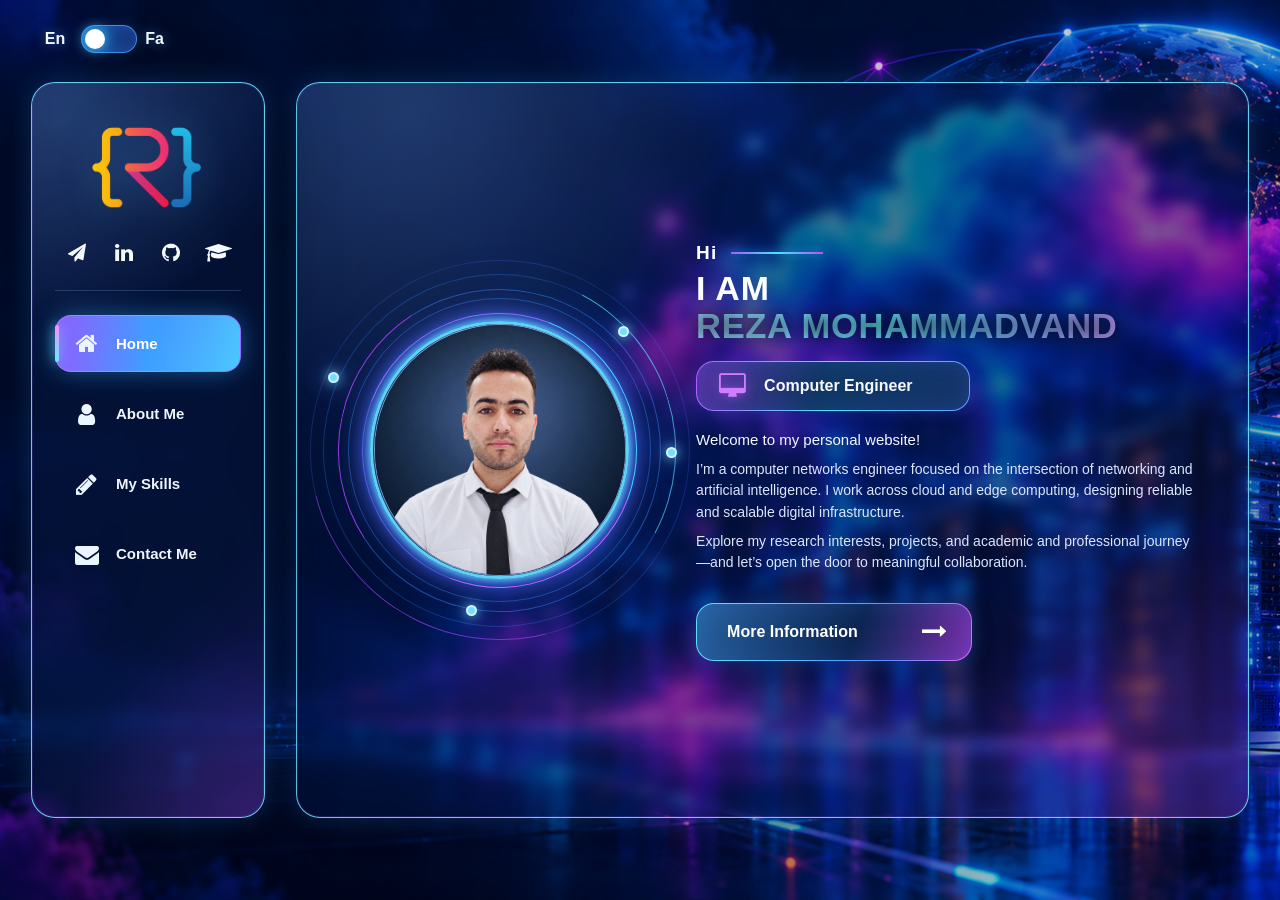
<file: index.html>
<!DOCTYPE html>
<html lang="en">
  <head>
    <meta charset="utf-8" />
    <meta http-equiv="X-UA-Compatible" content="IE=edge,chrome=1" />
    <title>Reza Mohammadvand</title>
    <meta name="description" content="The personal website of Reza Mohammadvand, a computer networks engineer focused on networking, artificial intelligence, cloud computing, and edge computing." />
    <meta name="author" content="Reza Mohammadvand">
    <meta name="keywords" content="web developer,web design,programmer,front end,reza mohammadvand,رضا محمدوند,طراحی وب ,توسعه دهنده وب ,مهندس کامپیوتر ,برنامه نویس ">
    <meta name="viewport" content="width=device-width, initial-scale=1" />
    <link rel="icon" href="img/Logo.png" />
    <link rel="stylesheet" href="css/bootstrap.min.css" />
    <link rel="stylesheet" href="css/progresscircle.css">
    <link rel="stylesheet" href="css/bootstrap-theme.min.css" />
    <link rel="stylesheet" href="css/fontAwesome.css" />
    <link rel="stylesheet" href="css/templatemo-main.css" />
    <link rel="stylesheet" href="css/english.css" />
    <link rel="stylesheet" href="css/cosmic-redesign.css" />
    <link href="https://fonts.googleapis.com/css?family=Open+Sans:300,400,600,700,800" rel="stylesheet"/>
    <script src="js/vendor/modernizr-2.8.3-respond-1.4.2.min.js"></script>
  </head>

  <body>

  <!-- Toggle switch -->
  <div class="lang-switch">
    <span>En</span><input type="checkbox" id="langToggle" /><label for="langToggle"></label><span>Fa</span>
  </div>

    <!-- start loading -->

    <div class="se-pre-con"></div>

    <!-- end loading -->

    <nav>
      <div class="logo">
        <img src="img/Logo.png" alt="" />
      </div>
      <div class="mini-logo">
        <img src="img/Logo.png" alt="" />
      </div>
      <div class="social-links">
        <a href="https://t.me/Reza1998_M" class="icon" target="_blank" rel="noopener noreferrer" aria-label="Telegram"><i class="fa fa-paper-plane telegram-icon"></i></a>
        <!-- Instagram and Twitter links are intentionally disabled.
        <a href="https://www.instagram.com/programmer_reza" target="_blank" rel="noopener noreferrer" class="icon" aria-label="Instagram"><i class="fa fa-instagram"></i></a>
        <a href="https://twitter.com/Reza_1998M" class="icon" target="_blank" rel="noopener noreferrer" aria-label="Twitter"><i class="fa fa-twitter"></i></a>
        -->
        <a href="https://www.linkedin.com/in/reza-mohammadvand" target="_blank" rel="noopener noreferrer" class="icon" aria-label="LinkedIn"><i class="fa fa-linkedin"></i></a>
        <a href="https://github.com/reza-mohammadvand" target="_blank" rel="noopener noreferrer" class="icon" aria-label="GitHub"><i class="fa fa-github" aria-hidden="true"></i></a>
        <a href="https://scholar.google.com/citations?user=QKGzM4YAAAAJ&amp;hl=en" target="_blank" rel="noopener noreferrer" class="icon" aria-label="Google Scholar"><i class="fa fa-graduation-cap" aria-hidden="true"></i></a>
      </div>
      <ul>
        <li>
          <a href="#1"><i class="fa fa-home"></i><span>Home</span></a>
        </li>
        <li>
          <a href="#2"><i class="fa fa-user"></i><span>About Me</span></a>
        </li>
        <li>
          <a href="#3"><i class="fa fa-pencil"></i><span>My Skills</span></a>
        </li>
        <!-- Portfolio navigation is intentionally disabled.
        <li>
          <a href="#4"><i class="fa fa-image"></i><span>Portfolio</span></a>
        </li>
        -->
        <li>
          <a href="#4">
            <i class="fa fa-envelope"></i><span>Contact Me</span></a>
        </li>
      </ul>
    </nav>

    <div class="slides">
      <div class="slide" id="slide-1">
        <div class="content first-content">
          <div class="container-fluid hero-shell">
            <div class="hero-visual" aria-hidden="true">
              <div class="portrait-orbit">
                <span class="orbit orbit-one"></span>
                <span class="orbit orbit-two"></span>
                <span class="orbit orbit-three"></span>
                <span class="orbit-node node-one"></span>
                <span class="orbit-node node-two"></span>
                <span class="orbit-node node-three"></span>
                <span class="orbit-node node-four"></span>
                <div class="author-image">
                  <img src="img/author_image.png" alt="" />
                </div>
              </div>
            </div>

            <div class="hero-copy">
              <div class="hero-kicker"><span>Hi</span><i></i></div>
              <div class="hero-intro">I AM</div>
              <h1 class="hero-name"><span>REZA</span> <span>MOHAMMADVAND</span></h1>
              <div class="profession-badge">
                <i class="fa fa-desktop" aria-hidden="true"></i>
                <span>Computer Engineer</span>
              </div>
              <div class="hero-description">
                <p>Welcome to my personal website!</p>
                <p>I’m a computer networks engineer focused on the intersection of networking and artificial intelligence. I work across cloud and edge computing, designing reliable and scalable digital infrastructure.</p>
                <p>Explore my research interests, projects, and academic and professional journey—and let’s open the door to meaningful collaboration.</p>
              </div>
              <div class="main-btn">
                <a href="#2"><span>More Information</span><i class="fa fa-long-arrow-right" aria-hidden="true"></i></a>
              </div>
            </div>
          </div>
        </div>
      </div>
      <div class="slide" id="slide-2">
        <div class="content second-content">
          <main class="about-page" aria-label="About me and professional journey">
            <section class="about-overview" aria-labelledby="about-title-en">
              <header class="cosmic-section-heading">
                <span class="cosmic-heading-line" aria-hidden="true"></span>
                <h2 id="about-title-en">About <span>Me</span></h2>
              </header>

              <div class="about-intro glass-detail-card">
                <span class="about-icon" aria-hidden="true"><i class="fa fa-user"></i></span>
                <p>Hi! I’m Reza Mohammadvand, a Computer Engineering graduate with a Master’s degree in Computer Networks from Iran University of Science and Technology. My interest in networks and IT infrastructure began during my undergraduate studies and grew to include cloud computing, edge computing, and the intersection of networking and artificial intelligence. My master’s thesis focused on edge intelligence.</p>
              </div>

              <div class="about-detail-list">
                <article class="about-detail-row">
                  <span class="about-icon" aria-hidden="true"><i class="fa fa-cloud"></i></span>
                  <div class="about-row-title"><h3>Focus &amp;<br>Interests</h3><span></span></div>
                  <p>My technical work has centered on designing, implementing, and optimizing network infrastructure, virtualization environments, and cloud platforms. I approach each system by considering its practical requirements alongside security, reliability, scalability, and efficient resource management.</p>
                </article>
                <article class="about-detail-row">
                  <span class="about-icon" aria-hidden="true"><i class="fa fa-server"></i></span>
                  <div class="about-row-title"><h3>Research<br>Experience</h3><span></span></div>
                  <p>I’m particularly interested in processing data close to where it is generated, where edge computing and AI can help reduce latency and support faster, real-time responses.</p>
                </article>
                <article class="about-detail-row">
                  <span class="about-icon" aria-hidden="true"><i class="fa fa-cogs"></i></span>
                  <div class="about-row-title"><h3>Skills &amp;<br>Background</h3><span></span></div>
                  <p>My experience in network analysis, infrastructure design, security concepts, monitoring, programming, and web development helps me connect infrastructure decisions with software requirements and the people who use the final system.</p>
                </article>
                <article class="about-detail-row">
                  <span class="about-icon" aria-hidden="true"><i class="fa fa-signal"></i></span>
                  <div class="about-row-title"><h3>Outlook &amp;<br>Interests</h3><span></span></div>
                  <p>I view distributed systems across multiple layers, from networks and protocols to software. I continue to explore the Internet of Things, 5G and 6G communications, cloud–edge convergence, and digital twins, combining ongoing research with practical experience.</p>
                </article>
              </div>
            </section>

            <section class="journey-section" aria-labelledby="journey-title-en">
              <header class="cosmic-section-heading journey-heading">
                <span class="cosmic-heading-line" aria-hidden="true"></span>
                <h2 id="journey-title-en">My <span>Journey</span></h2>
                <p>A timeline of my education, professional experiences, and achievements that have shaped my path in computer networking and technology.</p>
              </header>

              <div class="journey-timeline">
                <article class="journey-event accent-yellow">
                  <time class="journey-year">2018</time><span class="journey-node" aria-hidden="true"></span>
                  <div class="journey-card">
                    <span class="journey-icon" aria-hidden="true"><i class="fa fa-graduation-cap"></i></span>
                    <div><h3>Start of Bachelor’s degree</h3><p>I started my Bachelor’s degree in Computer Engineering, majoring in Software, at Islamic Azad University, Dezful Branch.</p></div>
                  </div>
                </article>
                <article class="journey-event accent-violet">
                  <time class="journey-year">2019</time><span class="journey-node" aria-hidden="true"></span>
                  <div class="journey-card">
                    <span class="journey-icon" aria-hidden="true"><i class="fa fa-desktop"></i></span>
                    <div><h3>Web design</h3><p>I started working as a freelance website designer.</p></div>
                  </div>
                </article>
                <article class="journey-event accent-orange">
                  <time class="journey-year">2021</time><span class="journey-node" aria-hidden="true"></span>
                  <div class="journey-card">
                    <span class="journey-icon" aria-hidden="true"><i class="fa fa-briefcase"></i></span>
                    <div><h3>Internship</h3><p>I completed a three-month internship in the Information Technology department of the Dez Dam power plant.</p></div>
                  </div>
                </article>
                <article class="journey-event accent-cyan">
                  <time class="journey-year">2021</time><span class="journey-node" aria-hidden="true"></span>
                  <div class="journey-card">
                    <span class="journey-icon" aria-hidden="true"><i class="fa fa-file-text-o"></i></span>
                    <div><h3>Article publication</h3><p>Published an article at the 13th International Conference on Information Technology, Computer and Telecommunications in Tbilisi. <a href="https://civilica.com/doc/1326481/" target="_blank" rel="noopener noreferrer">View article</a></p></div>
                  </div>
                </article>
                <article class="journey-event accent-blue">
                  <time class="journey-year">2022</time><span class="journey-node" aria-hidden="true"></span>
                  <div class="journey-card">
                    <span class="journey-icon" aria-hidden="true"><i class="fa fa-check"></i></span>
                    <div><h3>End of Bachelor’s degree</h3><p>I earned my Bachelor’s degree from Islamic Azad University with a GPA of 17.75.</p></div>
                  </div>
                </article>
                <article class="journey-event accent-pink">
                  <time class="journey-year">2022</time><span class="journey-node" aria-hidden="true"></span>
                  <div class="journey-card">
                    <span class="journey-icon" aria-hidden="true"><i class="fa fa-university"></i></span>
                    <div><h3>Start of Master’s degree</h3><p>I started my Master’s degree in Computer Engineering — Computer Networks at Iran University of Science and Technology.</p></div>
                  </div>
                </article>
                <article class="journey-event accent-purple">
                  <time class="journey-year">2024</time><span class="journey-node" aria-hidden="true"></span>
                  <div class="journey-card">
                    <span class="journey-icon" aria-hidden="true"><i class="fa fa-certificate"></i></span>
                    <div><h3>End of Master’s degree</h3><p>I earned my Master’s degree from Iran University of Science and Technology with a GPA of 17.66.</p></div>
                  </div>
                </article>
                <article class="journey-event accent-green">
                  <time class="journey-year">2025</time><span class="journey-node" aria-hidden="true"></span>
                  <div class="journey-card">
                    <span class="journey-icon" aria-hidden="true"><i class="fa fa-book"></i></span>
                    <div><h3>Article publication</h3><p>Published an article at the 29th International Computer Conference, Computer Society of Iran (CSICC). <a href="https://ieeexplore.ieee.org/abstract/document/10967422" target="_blank" rel="noopener noreferrer">View article</a></p></div>
                  </div>
                </article>
                <article class="journey-event accent-indigo">
                  <time class="journey-year">2025</time><span class="journey-node" aria-hidden="true"></span>
                  <div class="journey-card">
                    <span class="journey-icon" aria-hidden="true"><i class="fa fa-building"></i></span>
                    <div><h3>IT Specialist</h3><p>I have been working as an IT Specialist at <a href="https://mehrinvest.ir/" target="_blank" rel="noopener noreferrer">Mehr Investment Company</a> since August 2025.</p></div>
                  </div>
                </article>
                <article class="journey-event accent-teal">
                  <time class="journey-year">2026</time><span class="journey-node" aria-hidden="true"></span>
                  <div class="journey-card">
                    <span class="journey-icon" aria-hidden="true"><i class="fa fa-file-text-o"></i></span>
                    <div><h3>Article publication</h3><p>Published an article in the journal <em>Cluster Computing</em>. <a href="https://link.springer.com/article/10.1007/s10586-026-06380-7" target="_blank" rel="noopener noreferrer">View article</a></p></div>
                  </div>
                </article>
              </div>

              <a class="journey-next" href="#3" data-next-slide="3">Explore My Skills <i class="fa fa-long-arrow-right" aria-hidden="true"></i></a>
            </section>
          </main>
        </div>
      </div>
      <div class="slide" id="slide-3">
        <div class="content third-content">
          <main class="skills-page" aria-labelledby="skills-title-en">
            <header class="cosmic-section-heading skills-heading">
              <span class="cosmic-heading-line" aria-hidden="true"></span>
              <h2 id="skills-title-en">My <span>Skills</span></h2>
              <p>Tools and technologies across networks, cloud, edge intelligence, and software.</p>
            </header>

            <div class="skills-groups">
              <section class="skill-group">
                <header class="skill-group-header">
                  <span class="skill-category-icon" aria-hidden="true"><i class="fa fa-sitemap"></i></span>
                  <div><h3>Networks &amp; Infrastructure</h3><p>Core networking, system administration, and analysis tools.</p></div>
                </header>
                <div class="skill-tile-grid skill-grid-four">
                  <article class="skill-tile"><img src="img/ccna.png" alt=""><strong>CCNA</strong></article>
                  <article class="skill-tile"><img src="img/MCSA.png" alt=""><strong>MCSA</strong></article>
                  <article class="skill-tile"><img src="img/linux.png" alt=""><strong>Linux</strong></article>
                  <article class="skill-tile"><img src="img/wireshark.png" alt=""><strong>Wireshark</strong></article>
                </div>
              </section>

              <section class="skill-group">
                <header class="skill-group-header">
                  <span class="skill-category-icon" aria-hidden="true"><i class="fa fa-cloud"></i></span>
                  <div><h3>Cloud &amp; Edge</h3><p>Cloud platforms, virtualization, and edge computing technologies.</p></div>
                </header>
                <div class="skill-tile-grid skill-grid-three">
                  <article class="skill-tile"><img src="img/cloud.png" alt=""><strong>Cloud Computing</strong></article>
                  <article class="skill-tile"><img src="img/openstack.png" alt=""><strong>OpenStack</strong></article>
                  <article class="skill-tile"><i class="fa fa-microchip tile-fa-icon" aria-hidden="true"></i><strong>Edge Computing</strong></article>
                </div>
              </section>

              <section class="skill-group">
                <header class="skill-group-header">
                  <span class="skill-category-icon" aria-hidden="true"><i class="fa fa-lightbulb-o"></i></span>
                  <div><h3>AI &amp; Programming</h3><p>Machine learning and programming for intelligent systems.</p></div>
                </header>
                <div class="skill-tile-grid skill-grid-two">
                  <article class="skill-tile"><img src="img/ml.png" alt=""><strong>Machine Learning</strong></article>
                  <article class="skill-tile"><img src="img/python.png" alt=""><strong>Python</strong></article>
                </div>
              </section>

              <section class="skill-group">
                <header class="skill-group-header">
                  <span class="skill-category-icon" aria-hidden="true"><i class="fa fa-code"></i></span>
                  <div><h3>Web Development</h3><p>Web technologies and frameworks for modern applications.</p></div>
                </header>
                <div class="skill-tile-grid skill-grid-four">
                  <article class="skill-tile"><img src="img/html&amp;css.png" alt=""><strong>HTML &amp; CSS</strong></article>
                  <article class="skill-tile"><img src="img/js.png" alt=""><strong>JavaScript</strong></article>
                  <article class="skill-tile"><img src="img/jquery.png" alt=""><strong>jQuery</strong></article>
                  <article class="skill-tile"><img src="img/react.png" alt=""><strong>React</strong></article>
                </div>
              </section>
            </div>

            <div class="skills-actions">
              <span aria-hidden="true"></span>
              <a class="skill-action" href="img/resume.pdf" target="_blank" rel="noopener noreferrer"><i class="fa fa-download" aria-hidden="true"></i>Download Resume</a>
              <!-- Portfolio action remains intentionally disabled. -->
              <span aria-hidden="true"></span>
            </div>
          </main>
        </div>
      </div>
      <!-- Portfolio section is temporarily disabled.
      <div class="slide" id="slide-4">
        <div class="content fourth-content">
          <div class="container-fluid">
            <div class="lightboxgallery-gallery clearfix">
              <div class="lightboxgallery-gallery-item" >
                <div class="light">
                  <p>Coffee Shop</p>
                  <p>Sample site designed for a coffee shop
                  </p>
                  <a class="loacal-pic" href="img/post-big-1.jpg"><i class="fa fa-angle-double-right" aria-hidden="true"></i>See more</i></a>
                  <a href=""><i class="fa fa-angle-double-right" aria-hidden="true"></i>GitHub link</a>
                </div>
                <div>
                  <img src="img/post-1.jpg" title="coffe-shop" alt="coffe-shop">
                </div>
              </div>
              <div class="lightboxgallery-gallery-item">
                <div class="light">
                  <p>Building Architecture</p>
                   <p>Sample site designed for building architecture services
                   </p>
                  <a href="Sample_works/05-Architecure/index.html" target="_blank"><i class="fa fa-angle-double-right" aria-hidden="true"></i>See more</a>
                  <a  href="https://github.com/reza-mohammadvand/Web-Design-Portfolios/tree/main/Architectural%20services"><i class="fa fa-angle-double-right" aria-hidden="true"></i>GitHub link</a>
                </div>
                <div>
                  <img src="img/Post-2.png" title="architecture" alt="architecture">
                </div>
              </div>
              <div class="lightboxgallery-gallery-item" >
                <div class="light">
                  <p>Restaurant</p>
                  <p>An example of a website designed for a restaurant
                  </p>
                  <a class="loacal-pic" href="img/Post-big-3.png"><i class="fa fa-angle-double-right" aria-hidden="true"></i>See more</a>
                  <a href=""><i class="fa fa-angle-double-right" aria-hidden="true"></i>GitHub link</a>
                </div>
                <div>
                  <img src="img/Post-3.png" title="resturant" alt="resturant">
                </div>
              </div>
              <div class="lightboxgallery-gallery-item"  >
                <div class="light">
                  <p>Employment Institute</p>
                  <p>Sample site designed for job search services
                  </p>
                  <a href="Sample_works/07-jobboard/index.html" target="_blank"><i class="fa fa-angle-double-right" aria-hidden="true"></i>See more</a>
                  <a href="https://github.com/reza-mohammadvand/Web-Design-Portfolios/tree/main/Job-Search%20Service"><i class="fa fa-angle-double-right" aria-hidden="true"></i>GitHub link</a>
                </div>
                <div>
                  <img src="img/Post-4.png" title="job-board" alt="job-board">
                </div>
              </div>
              <div class="lightboxgallery-gallery-item" >
                <div class="light">
                  <p>Sports News</p>
                  <p>An example of a site designed for sports news
                  </p>
                  <a href="Sample_works/08-Soccer/index.html" target="_blank"><i class="fa fa-angle-double-right" aria-hidden="true"></i>See more</a>
                  <a href="https://github.com/reza-mohammadvand/Web-Design-Portfolios/tree/main/Sport%20News"><i class="fa fa-angle-double-right" aria-hidden="true"></i>GitHub link</a>
                </div>
                <div>
                  <img src="img/Post-5.png" title="sport-news" alt="sport-news">
                </div>
              </div>
              <div class="lightboxgallery-gallery-item"  >
                <div class="light">
                  <p>Barbershop</p>
                  <p>An example of a site designed for booking a hair salon
                  </p>
                  <a href="Sample_works/09-barber/index.html" target="_blank"><i class="fa fa-angle-double-right" aria-hidden="true"></i>See more</a>
                  <a href="https://github.com/reza-mohammadvand/Web-Design-Portfolios/tree/main/Barber%20Services"><i class="fa fa-angle-double-right" aria-hidden="true"></i>GitHub link</a>
                </div>
                <div>
                  <img src="img/Post-6.png" title="barber-shop" alt="barber-shop">
                </div>
              </div>
              <div class="lightboxgallery-gallery-item" >
                <div class="light">
                  <p>Restaurant</p>
                  <p>An example of a website designed for a restaurant
                  </p>
                  <a href="Sample_works/10-tasteit/index.html" target="_blank"><i class="fa fa-angle-double-right" aria-hidden="true"></i>See more</a>
                  <a href="https://github.com/reza-mohammadvand/Web-Design-Portfolios/tree/main/Resturant"><i class="fa fa-angle-double-right" aria-hidden="true"></i>GitHub link</a>
                </div>
                <div>
                  <img src="img/Post-7.png" title="resturant" alt="resturant">
                </div>
              </div>
              <div class="lightboxgallery-gallery-item"  >
                <div class="light">
                  <p>Digital Shop</p>
                  <p>Sample site designed for digital Shop
                  </p>
                  <a href="Sample_works/11-electro/index.html" target="_blank"><i class="fa fa-angle-double-right" aria-hidden="true"></i>See more</a>
                  <a href="https://github.com/reza-mohammadvand/Web-Design-Portfolios/tree/main/Electronic%20Shop"><i class="fa fa-angle-double-right" aria-hidden="true"></i>GitHub link</a>
                </div>
                <div>
                  <img src="img/Post-8.jpg" title="digital" alt="digital">
                </div>
              </div>
              <div class="lightboxgallery-gallery-item" >
                <div class="light">
                  <p>Online Shop</p>
                  <p>An example of a site designed for an online Shop
                  </p>
                  <a href="Sample_works/12-Shop/index.html" target="_blank"><i class="fa fa-angle-double-right" aria-hidden="true"></i>See more</a>
                  <a href=""><i class="fa fa-angle-double-right" aria-hidden="true"></i>GitHub link</a>
                </div>
                <div>
                  <img src="img/Post-9.jpg" title="market" alt="market">
                </div>
              </div>
              <div class="lightboxgallery-gallery-item"  >
                <div class="light">
                  <p>Pedia Shop</p>
                  <p>Sample site designed for Pedia Shop
                  </p>
                  <a class="loacal-pic" href="img/Post-big-10.jpg"><i class="fa fa-angle-double-right" aria-hidden="true"></i>See more</a>
                  <a href="https://github.com/reza-mohammadvand/Web-Design-Portfolios/tree/main/Online%20Shop"><i class="fa fa-angle-double-right" aria-hidden="true"></i>GitHub link</a>
                </div>
                <div>
                  <img src="img/Post-10.jpg" title="pediashop" alt="pediashop">
                </div>
              </div>
              <div class="lightboxgallery-gallery-item" >
                <div class="light">
                  <p>Online Shop</p>
                  <p>An example of a site designed for an online Shop with React technology
                  </p>
                  <a href="Sample_works/13-Shop(2)/index.html" target="_blank"><i class="fa fa-angle-double-right" aria-hidden="true"></i>See more</a>
                  <a href="https://github.com/reza-mohammadvand/React-Shop"><i class="fa fa-angle-double-right" aria-hidden="true"></i>GitHub link</a>
                </div>
                <div>
                  <img src="img/Post-11.jpg" title="market" alt="market">
                </div>
              </div>
              <div class="lightboxgallery-gallery-item" >
                <div class="light">
                  <p>Link Plus Company</p>
                  <p>Sample site designed for Link Plus company, in three languages
                  </p>
                  <a href="https://linkplusco.com/" target="_blank"><i class="fa fa-angle-double-right" aria-hidden="true"></i>See more</a>
                  <a href="https://github.com/reza-mohammadvand/Web-Design-Portfolios/tree/main/Link%20Plus"><i class="fa fa-angle-double-right" aria-hidden="true"></i>GitHub link</a>
                </div>
                <div>
                  <img src="img/Post-12.jpg" title="market" alt="market">
                </div>
              </div>
          </div>
          </div>
        </div>
      </div>
      -->
      <div class="slide" id="slide-4">
        <div class="content fifth-content">
          <main class="contact-page" aria-labelledby="contact-title-en">
            <header class="cosmic-section-heading contact-heading">
              <span class="cosmic-heading-line" aria-hidden="true"></span>
              <h2 id="contact-title-en">Contact <span>Me</span></h2>
              <p>Have a question or an idea? I’d be happy to hear from you.</p>
            </header>

            <div class="contact-layout">
              <section class="contact-form-panel" aria-label="Send a message">
                <form id="contact" class="contact-form" data-language="en">
                  <label class="contact-field">
                    <span>Name</span>
                    <span class="contact-control"><i class="fa fa-user-o" aria-hidden="true"></i><input name="name" type="text" placeholder="Name ..." autocomplete="name" required></span>
                  </label>
                  <label class="contact-field">
                    <span>Email</span>
                    <span class="contact-control"><i class="fa fa-envelope-o" aria-hidden="true"></i><input name="email" type="email" placeholder="Email ..." autocomplete="email" required></span>
                  </label>
                  <label class="contact-field">
                    <span>Subject</span>
                    <span class="contact-control"><i class="fa fa-file-text-o" aria-hidden="true"></i><input name="subject" type="text" placeholder="Subject ..." required></span>
                  </label>
                  <label class="contact-field contact-message-field">
                    <span>Message</span>
                    <span class="contact-control"><i class="fa fa-commenting-o" aria-hidden="true"></i><textarea name="message" rows="5" placeholder="Text ..." required></textarea></span>
                  </label>
                  <button class="contact-submit" type="submit"><i class="fa fa-paper-plane" aria-hidden="true"></i><span>Send Message</span></button>
                </form>
              </section>

              <aside class="contact-details" aria-label="Contact information">
                <div class="contact-info-list">
                  <div class="contact-info-item">
                    <span class="contact-info-icon" aria-hidden="true"><i class="fa fa-map-marker"></i></span>
                    <div><h3>Location</h3><p>Tehran, Iran</p></div>
                  </div>
                  <div class="contact-info-item">
                    <span class="contact-info-icon" aria-hidden="true"><i class="fa fa-envelope"></i></span>
                    <div><h3>Email</h3><p><a class="ltr-text" href="mailto:reza_mohammadvand@alumni.iust.ac.ir">reza_mohammadvand@alumni.iust.ac.ir</a></p></div>
                  </div>
                  <div class="contact-info-item">
                    <span class="contact-info-icon" aria-hidden="true"><i class="fa fa-phone"></i></span>
                    <div><h3>Phone Number</h3><p><a class="ltr-text" href="tel:+989167808596">+989167808596</a></p></div>
                  </div>
                </div>

                <div class="contact-follow">
                  <h3>Follow Me</h3>
                  <div class="contact-socials">
                    <a href="https://github.com/reza-mohammadvand" target="_blank" rel="noopener noreferrer" aria-label="GitHub"><i class="fa fa-github" aria-hidden="true"></i></a>
                    <a href="https://www.linkedin.com/in/reza-mohammadvand" target="_blank" rel="noopener noreferrer" aria-label="LinkedIn"><i class="fa fa-linkedin" aria-hidden="true"></i></a>
                    <!-- Instagram and Twitter links remain intentionally disabled.
                    <a href="https://twitter.com/Reza_1998M" target="_blank" rel="noopener noreferrer" aria-label="Twitter"><i class="fa fa-twitter" aria-hidden="true"></i></a>
                    <a href="https://www.instagram.com/programmer_reza" target="_blank" rel="noopener noreferrer" aria-label="Instagram"><i class="fa fa-instagram" aria-hidden="true"></i></a>
                    -->
                    <a href="https://t.me/Reza1998_M" target="_blank" rel="noopener noreferrer" aria-label="Telegram"><i class="fa fa-paper-plane" aria-hidden="true"></i></a>
                    <a href="https://scholar.google.com/citations?user=QKGzM4YAAAAJ&amp;hl=en" target="_blank" rel="noopener noreferrer" aria-label="Google Scholar"><i class="fa fa-graduation-cap" aria-hidden="true"></i></a>
                  </div>
                </div>
              </aside>
            </div>
          </main>
        </div>
      </div>
    </div>

    <script src="js/vendor/jquery-1.11.2.min.js"></script>

    <script src="js/main.js"></script>

    <script type="text/javascript">
      $(document).ready(function () {
        // navigation click actions
        $(".scroll-link").on("click", function (event) {
          event.preventDefault();
          var sectionID = $(this).attr("data-id");
          scrollToID("#" + sectionID, 750);
        });
        // scroll to top action
        $(".scroll-top").on("click", function (event) {
          event.preventDefault();
          $("html, body").animate({ scrollTop: 0 }, "slow");
        });
        // mobile nav toggle
        $("#nav-toggle").on("click", function (event) {
          event.preventDefault();
          $("#main-nav").toggleClass("open");
        });
      });
      // scroll function
      function scrollToID(id, speed) {
        var offSet = 0;
        var targetOffset = $(id).offset().top - offSet;
        var mainNav = $("#main-nav");
        $("html,body").animate({ scrollTop: targetOffset }, speed);
        if (mainNav.hasClass("open")) {
          mainNav.css("height", "1px").removeClass("in").addClass("collapse");
          mainNav.removeClass("open");
        }
      }
      if (typeof console === "undefined") {
        console = {
          log: function () {},
        };
      }
    </script>
    <script src="js/progresscircle.js"></script>
  </body>
</html>
</file>
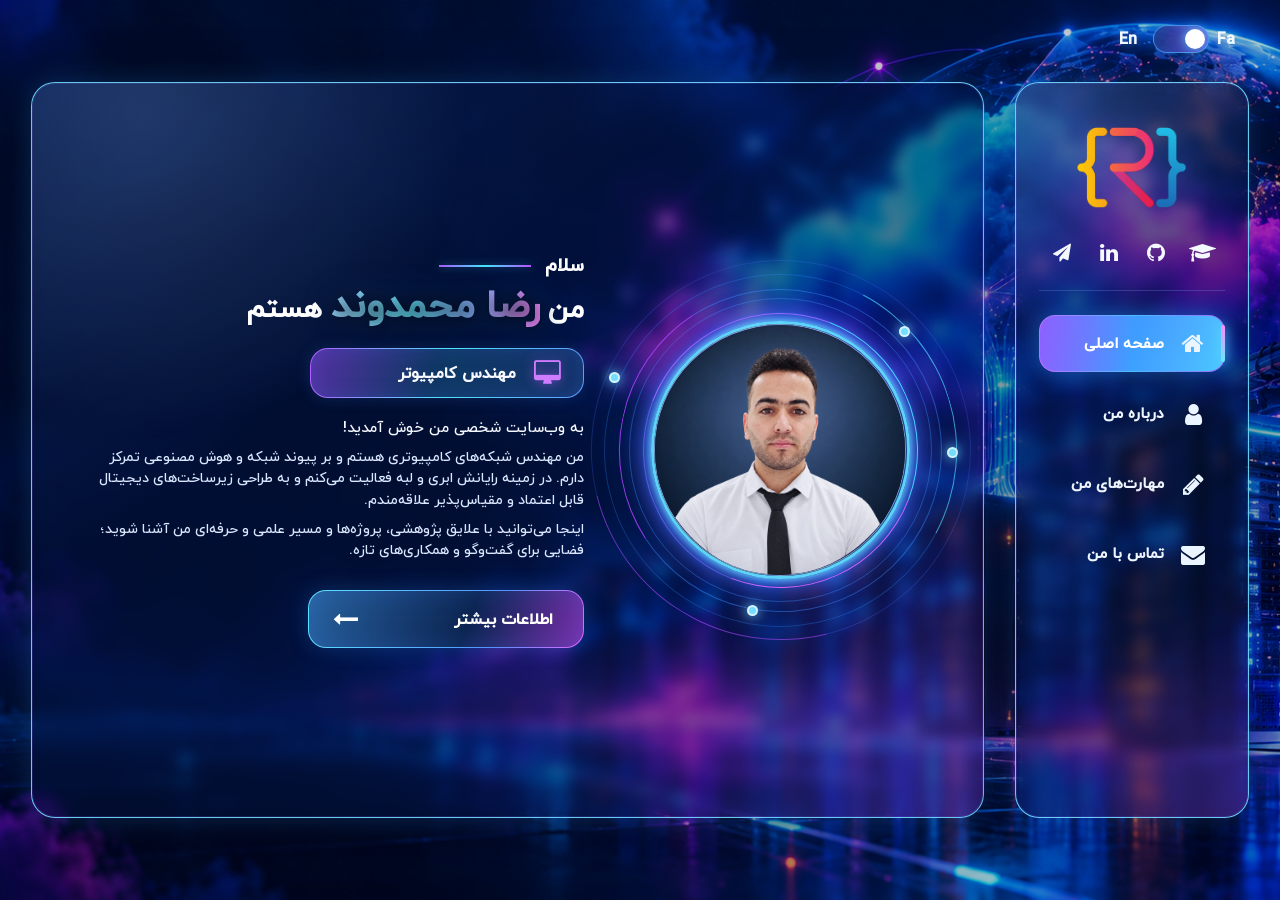
<file: Fa.html>
<!DOCTYPE html>
<html lang="fa">
  <head>
    <meta charset="utf-8" />
    <meta http-equiv="X-UA-Compatible" content="IE=edge,chrome=1" />
    <title>رضا محمدوند</title>
    <meta name="description" content="وب‌سایت شخصی رضا محمدوند، مهندس شبکه‌های کامپیوتری با تمرکز بر هوش مصنوعی، رایانش ابری و رایانش لبه." />
    <meta name="author" content="رضا محمدوند، Reza Mohammadvand">
    <meta name="keywords" content="web developer,web design,programmer,front end,reza mohammadvand,رضا محمدوند,طراحی وب ,توسعه دهنده وب ,مهندس کامپیوتر ,برنامه نویس ">
    <meta name="viewport" content="width=device-width, initial-scale=1" />
    <link rel="icon" href="img/Logo.png" />
    <link rel="stylesheet" href="css/bootstrap.min.css" />
    <link rel="stylesheet" href="css/progresscircle.css">
    <link rel="stylesheet" href="css/bootstrap-theme.min.css" />
    <link rel="stylesheet" href="css/fontAwesome.css" />
    <link rel="stylesheet" href="css/templatemo-main.css" />
    <link rel="stylesheet" href="css/fa_response.css" />
    <link rel="stylesheet" href="css/cosmic-redesign.css" />
    <link href="https://fonts.googleapis.com/css?family=Open+Sans:300,400,600,700,800" rel="stylesheet"/>
    <script src="js/vendor/modernizr-2.8.3-respond-1.4.2.min.js"></script>
  </head>

  <body>

  <!-- Toggle switch -->
  <div class="lang-switch">
    <span>En</span><input type="checkbox" id="langToggle" /><label for="langToggle"></label><span>Fa</span>
  </div>

    <!-- start loading -->

    <div class="se-pre-con"></div>

    <!-- end loading -->

    <nav>
      <div class="logo">
        <img src="img/Logo.png" alt="" />
      </div>
      <div class="mini-logo">
        <img src="img/Logo.png" alt="" />
      </div>
      <div class="social-links">
        <a href="https://t.me/Reza1998_M" class="icon" target="_blank" rel="noopener noreferrer" aria-label="تلگرام"><i class="fa fa-paper-plane telegram-icon"></i></a>
        <!-- لینک‌های اینستاگرام و توییتر عمداً غیرفعال هستند.
        <a href="https://www.instagram.com/programmer_reza" target="_blank" rel="noopener noreferrer" class="icon" aria-label="اینستاگرام"><i class="fa fa-instagram"></i></a>
        <a href="https://twitter.com/Reza_1998M" class="icon" target="_blank" rel="noopener noreferrer" aria-label="توییتر"><i class="fa fa-twitter"></i></a>
        -->
        <a href="https://www.linkedin.com/in/reza-mohammadvand" target="_blank" rel="noopener noreferrer" class="icon" aria-label="لینکدین"><i class="fa fa-linkedin"></i></a>
        <a href="https://github.com/reza-mohammadvand" target="_blank" rel="noopener noreferrer" class="icon" aria-label="گیت‌هاب"><i class="fa fa-github" aria-hidden="true"></i></a>
        <a href="https://scholar.google.com/citations?user=QKGzM4YAAAAJ&amp;hl=en" target="_blank" rel="noopener noreferrer" class="icon" aria-label="گوگل اسکالر"><i class="fa fa-graduation-cap" aria-hidden="true"></i></a>
      </div>
      <ul>
        <li>
          <a href="#1"><i class="fa fa-home"></i><span>صفحه اصلی</span></a>
        </li>
        <li>
          <a href="#2"><i class="fa fa-user"></i><span>درباره من</span></a>
        </li>
        <li>
          <a href="#3"><i class="fa fa-pencil"></i><span>مهارت‌های من</span></a>
        </li>
        <!-- تب نمونه‌کارها عمداً غیرفعال است.
        <li>
          <a href="#4"><i class="fa fa-image"></i><span>نمونه‌کارها</span></a>
        </li>
        -->
        <li>
          <a href="#4"><i class="fa fa-envelope"></i><span>تماس با من</span></a>
        </li>
      </ul>
    </nav>

    <div class="slides">
      <div class="slide" id="slide-1">
        <div class="content first-content">
          <div class="container-fluid hero-shell" dir="rtl">
            <div class="hero-visual" aria-hidden="true">
              <div class="portrait-orbit">
                <span class="orbit orbit-one"></span>
                <span class="orbit orbit-two"></span>
                <span class="orbit orbit-three"></span>
                <span class="orbit-node node-one"></span>
                <span class="orbit-node node-two"></span>
                <span class="orbit-node node-three"></span>
                <span class="orbit-node node-four"></span>
                <div class="author-image">
                  <img src="img/author_image.png" alt="" />
                </div>
              </div>
            </div>

            <div class="hero-copy">
              <div class="hero-kicker"><span>سلام</span><i></i></div>
              <div class="hero-intro persian-intro-line"><strong>من</strong><h1 class="hero-name">رضا محمدوند</h1><strong>هستم</strong></div>

              <div class="profession-badge">
                <i class="fa fa-desktop" aria-hidden="true"></i>
                <span>مهندس کامپیوتر</span>
              </div>
              <div class="hero-description">
                <p>به وب‌سایت شخصی من خوش آمدید!</p>
                <p>من مهندس شبکه‌های کامپیوتری هستم و بر پیوند شبکه و هوش مصنوعی تمرکز دارم. در زمینه رایانش ابری و لبه فعالیت می‌کنم و به طراحی زیرساخت‌های دیجیتال قابل اعتماد و مقیاس‌پذیر علاقه‌مندم.</p>
                <p>اینجا می‌توانید با علایق پژوهشی، پروژه‌ها و مسیر علمی و حرفه‌ای من آشنا شوید؛ فضایی برای گفت‌وگو و همکاری‌های تازه.</p>
              </div>
              <div class="main-btn">
                <a href="#2"><span>اطلاعات بیشتر</span><i class="fa fa-long-arrow-left" aria-hidden="true"></i></a>
              </div>
            </div>
          </div>
        </div>
      </div>
      <div class="slide" id="slide-2">
        <div class="content second-content">
          <main class="about-page" aria-label="درباره من و مسیر حرفه‌ای">
            <section class="about-overview" aria-labelledby="about-title-fa">
              <header class="cosmic-section-heading">
                <span class="cosmic-heading-line" aria-hidden="true"></span>
                <h2 id="about-title-fa">درباره <span>من</span></h2>
              </header>

              <div class="about-intro glass-detail-card">
                <span class="about-icon" aria-hidden="true"><i class="fa fa-user"></i></span>
                <p>سلام، من رضا محمدوند هستم؛ فارغ‌التحصیل کارشناسی ارشد مهندسی کامپیوتر، گرایش شبکه‌های کامپیوتری، از دانشگاه علم و صنعت ایران. علاقه‌ام به شبکه و زیرساخت فناوری اطلاعات از دوران کارشناسی آغاز شد و به‌تدریج به رایانش ابری، رایانش لبه و پیوند شبکه با هوش مصنوعی گسترش یافت. پژوهش پایان‌نامه‌ام نیز بر هوش لبه متمرکز بود.</p>
              </div>

              <div class="about-detail-list">
                <article class="about-detail-row about-detail-row-fa ">
                  <span class="about-icon" aria-hidden="true"><i class="fa fa-cloud"></i></span>
                  <div class="about-row-title"><h3>تمرکز و<br>علایق</h3><span></span></div>
                  <p>در فعالیت‌های فنی‌ام بر طراحی، پیاده‌سازی و بهینه‌سازی زیرساخت شبکه، محیط‌های مجازی‌سازی و بسترهای رایانش ابری تمرکز داشته‌ام. هنگام طراحی یک راهکار، نیازهای واقعی سیستم را در کنار امنیت، پایداری، مقیاس‌پذیری و مدیریت منابع در نظر می‌گیرم.</p>
                </article>
                <article class="about-detail-row">
                  <span class="about-icon" aria-hidden="true"><i class="fa fa-server"></i></span>
                  <div class="about-row-title"><h3>تجربه<br>پژوهشی</h3><span></span></div>
                  <p>یکی از حوزه‌های مورد علاقه‌ام پردازش داده نزدیک به محل تولید آن است؛ جایی که رایانش لبه و هوش مصنوعی می‌توانند تأخیر را کاهش دهند و پاسخ‌گویی بلادرنگ سیستم‌ها را بهبود دهند.</p>
                </article>
                <article class="about-detail-row">
                  <span class="about-icon" aria-hidden="true"><i class="fa fa-cogs"></i></span>
                  <div class="about-row-title"><h3>مهارت‌ها و<br>پیشینه</h3><span></span></div>
                  <p>تجربه‌ام در تحلیل شبکه، طراحی زیرساخت، مفاهیم امنیتی، ابزارهای پایش، برنامه‌نویسی و توسعه وب کمک می‌کند تصمیم‌های زیرساختی را با نیازهای نرم‌افزار و تجربه کاربران هماهنگ کنم.</p>
                </article>
                <article class="about-detail-row">
                  <span class="about-icon" aria-hidden="true"><i class="fa fa-signal"></i></span>
                  <div class="about-row-title"><h3>چشم‌انداز و<br>علایق</h3><span></span></div>
                  <p>نگاه من به سیستم‌های توزیع‌شده از شبکه و پروتکل‌ها تا لایه‌های نرم‌افزاری را در بر می‌گیرد. اینترنت اشیا، ارتباطات 5G و 6G، همگرایی ابر و لبه و دوقلوهای دیجیتال را دنبال می‌کنم و دانش پژوهشی را با تجربه عملی پیوند می‌دهم.</p>
                </article>
              </div>
            </section>

            <section class="journey-section" aria-labelledby="journey-title-fa">
              <header class="cosmic-section-heading journey-heading journey-heading-fa">
                <span class="cosmic-heading-line" aria-hidden="true"></span>
                <h2 id="journey-title-fa">مسیر <span>من</span></h2>
                <p>مروری بر تحصیلات، تجربه‌های حرفه‌ای و دستاوردهایی که مسیر من را در حوزه شبکه‌های کامپیوتری و فناوری شکل داده‌اند.</p>
              </header>

              <div class="journey-timeline">
                <article class="journey-event accent-yellow">
                  <time class="journey-year">۲۰۱۸</time><span class="journey-node" aria-hidden="true"></span>
                  <div class="journey-card">
                    <span class="journey-icon" aria-hidden="true"><i class="fa fa-graduation-cap"></i></span>
                    <div><h3>شروع دوره کارشناسی</h3><p>دوره کارشناسی را در رشته مهندسی کامپیوتر، گرایش نرم‌افزار، در دانشگاه آزاد اسلامی واحد دزفول آغاز کردم.</p></div>
                  </div>
                </article>
                <article class="journey-event accent-violet">
                  <time class="journey-year">۲۰۱۹</time><span class="journey-node" aria-hidden="true"></span>
                  <div class="journey-card">
                    <span class="journey-icon" aria-hidden="true"><i class="fa fa-desktop"></i></span>
                    <div><h3>طراحی سایت</h3><p>فعالیت خود را به‌عنوان فریلنسر در طراحی وب‌سایت آغاز کردم.</p></div>
                  </div>
                </article>
                <article class="journey-event accent-orange">
                  <time class="journey-year">۲۰۲۱</time><span class="journey-node" aria-hidden="true"></span>
                  <div class="journey-card">
                    <span class="journey-icon" aria-hidden="true"><i class="fa fa-briefcase"></i></span>
                    <div><h3>دوره کارآموزی</h3><p>یک دوره سه‌ماهه کارآموزی را در بخش فناوری اطلاعات نیروگاه سد دز گذراندم که تجربه عملی ارزشمندی برای من بود.</p></div>
                  </div>
                </article>
                <article class="journey-event accent-cyan">
                  <time class="journey-year">۲۰۲۱</time><span class="journey-node" aria-hidden="true"></span>
                  <div class="journey-card">
                    <span class="journey-icon" aria-hidden="true"><i class="fa fa-file-text-o"></i></span>
                    <div><h3>انتشار مقاله</h3><p>انتشار مقاله در سیزدهمین کنفرانس بین‌المللی فناوری اطلاعات، کامپیوتر و مخابرات در تفلیس. <a href="https://civilica.com/doc/1326481/" target="_blank" rel="noopener noreferrer">مشاهده مقاله</a></p></div>
                  </div>
                </article>
                <article class="journey-event accent-blue">
                  <time class="journey-year">۲۰۲۲</time><span class="journey-node" aria-hidden="true"></span>
                  <div class="journey-card">
                    <span class="journey-icon" aria-hidden="true"><i class="fa fa-check"></i></span>
                    <div><h3>پایان دوره کارشناسی</h3><p>مدرک کارشناسی خود را از دانشگاه آزاد اسلامی با معدل ۱۷.۷۵ دریافت کردم.</p></div>
                  </div>
                </article>
                <article class="journey-event accent-pink">
                  <time class="journey-year">۲۰۲۲</time><span class="journey-node" aria-hidden="true"></span>
                  <div class="journey-card">
                    <span class="journey-icon" aria-hidden="true"><i class="fa fa-university"></i></span>
                    <div><h3>شروع دوره کارشناسی ارشد</h3><p>دوره کارشناسی ارشد مهندسی کامپیوتر، گرایش شبکه‌های کامپیوتری، را در دانشگاه علم و صنعت ایران آغاز کردم.</p></div>
                  </div>
                </article>
                <article class="journey-event accent-purple">
                  <time class="journey-year">۲۰۲۴</time><span class="journey-node" aria-hidden="true"></span>
                  <div class="journey-card">
                    <span class="journey-icon" aria-hidden="true"><i class="fa fa-certificate"></i></span>
                    <div><h3>پایان دوره کارشناسی ارشد</h3><p>مدرک کارشناسی ارشد خود را از دانشگاه علم و صنعت ایران با معدل ۱۷.۶۶ دریافت کردم.</p></div>
                  </div>
                </article>
                <article class="journey-event accent-green">
                  <time class="journey-year">۲۰۲۵</time><span class="journey-node" aria-hidden="true"></span>
                  <div class="journey-card">
                    <span class="journey-icon" aria-hidden="true"><i class="fa fa-book"></i></span>
                    <div><h3>انتشار مقاله</h3><p>انتشار مقاله در بیست‌ونهمین کنفرانس بین‌المللی کامپیوتر، انجمن کامپیوتر ایران (CSICC). <a href="https://ieeexplore.ieee.org/abstract/document/10967422" target="_blank" rel="noopener noreferrer">مشاهده مقاله</a></p></div>
                  </div>
                </article>
                <article class="journey-event accent-indigo">
                  <time class="journey-year">۲۰۲۵</time><span class="journey-node" aria-hidden="true"></span>
                  <div class="journey-card">
                    <span class="journey-icon" aria-hidden="true"><i class="fa fa-building"></i></span>
                    <div><h3>کارشناس فناوری اطلاعات</h3><p>از مرداد ۱۴۰۴ به‌عنوان کارشناس فناوری اطلاعات در <a href="https://mehrinvest.ir/" target="_blank" rel="noopener noreferrer">شرکت سرمایه‌گذاری مهر</a> مشغول به کار هستم.</p></div>
                  </div>
                </article>
                <article class="journey-event accent-teal">
                  <time class="journey-year">۲۰۲۶</time><span class="journey-node" aria-hidden="true"></span>
                  <div class="journey-card">
                    <span class="journey-icon" aria-hidden="true"><i class="fa fa-file-text-o"></i></span>
                    <div><h3>انتشار مقاله</h3><p>انتشار مقاله در مجله <em>Cluster Computing</em>. <a href="https://link.springer.com/article/10.1007/s10586-026-06380-7" target="_blank" rel="noopener noreferrer">مشاهده مقاله</a></p></div>
                  </div>
                </article>
              </div>

              <a class="journey-next" href="#3" data-next-slide="3">مشاهده مهارت‌های من <i class="fa fa-long-arrow-left" aria-hidden="true"></i></a>
            </section>
          </main>
        </div>
      </div>
      <div class="slide" id="slide-3">
        <div class="content third-content">
          <main class="skills-page" aria-labelledby="skills-title-fa">
            <header class="cosmic-section-heading skills-heading">
              <span class="cosmic-heading-line" aria-hidden="true"></span>
              <h2 id="skills-title-fa">مهارت‌های <span>من</span></h2>
              <p>ابزارها و فناوری‌ها در حوزه شبکه، ابر، هوش لبه و نرم‌افزار.</p>
            </header>

            <div class="skills-groups">
              <section class="skill-group">
                <header class="skill-group-header">
                  <span class="skill-category-icon" aria-hidden="true"><i class="fa fa-sitemap"></i></span>
                  <div><h3>شبکه و زیرساخت</h3><p>شبکه‌های اصلی، مدیریت سیستم و ابزارهای تحلیل و پایش.</p></div>
                </header>
                <div class="skill-tile-grid skill-grid-four">
                  <article class="skill-tile"><img src="img/ccna.png" alt=""><strong>CCNA</strong></article>
                  <article class="skill-tile"><img src="img/MCSA.png" alt=""><strong>MCSA</strong></article>
                  <article class="skill-tile"><img src="img/linux.png" alt=""><strong>Linux</strong></article>
                  <article class="skill-tile"><img src="img/wireshark.png" alt=""><strong>Wireshark</strong></article>
                </div>
              </section>

              <section class="skill-group">
                <header class="skill-group-header">
                  <span class="skill-category-icon" aria-hidden="true"><i class="fa fa-cloud"></i></span>
                  <div><h3>ابر و لبه</h3><p>پلتفرم‌های ابری، مجازی‌سازی و فناوری‌های رایانش لبه.</p></div>
                </header>
                <div class="skill-tile-grid skill-grid-three">
                  <article class="skill-tile"><img src="img/cloud.png" alt=""><strong>Cloud Computing</strong></article>
                  <article class="skill-tile"><img src="img/openstack.png" alt=""><strong>OpenStack</strong></article>
                  <article class="skill-tile"><i class="fa fa-microchip tile-fa-icon" aria-hidden="true"></i><strong>Edge Computing</strong></article>
                </div>
              </section>

              <section class="skill-group">
                <header class="skill-group-header">
                  <span class="skill-category-icon" aria-hidden="true"><i class="fa fa-lightbulb-o"></i></span>
                  <div><h3>هوش مصنوعی و برنامه‌نویسی</h3><p>یادگیری ماشین و برنامه‌نویسی برای سیستم‌های هوشمند.</p></div>
                </header>
                <div class="skill-tile-grid skill-grid-two">
                  <article class="skill-tile"><img src="img/ml.png" alt=""><strong>Machine Learning</strong></article>
                  <article class="skill-tile"><img src="img/python.png" alt=""><strong>Python</strong></article>
                </div>
              </section>

              <section class="skill-group">
                <header class="skill-group-header">
                  <span class="skill-category-icon" aria-hidden="true"><i class="fa fa-code"></i></span>
                  <div><h3>توسعه وب</h3><p>فناوری‌ها و چارچوب‌های وب برای توسعه برنامه‌های مدرن.</p></div>
                </header>
                <div class="skill-tile-grid skill-grid-four">
                  <article class="skill-tile"><img src="img/html&amp;css.png" alt=""><strong>HTML &amp; CSS</strong></article>
                  <article class="skill-tile"><img src="img/js.png" alt=""><strong>JavaScript</strong></article>
                  <article class="skill-tile"><img src="img/jquery.png" alt=""><strong>jQuery</strong></article>
                  <article class="skill-tile"><img src="img/react.png" alt=""><strong>React</strong></article>
                </div>
              </section>
            </div>

            <div class="skills-actions">
              <span aria-hidden="true"></span>
              <a class="skill-action" href="img/resume.pdf" target="_blank" rel="noopener noreferrer"><i class="fa fa-download" aria-hidden="true"></i>دانلود رزومه</a>
              <!-- دکمه نمونه‌کارها عمداً غیرفعال باقی مانده است. -->
              <span aria-hidden="true"></span>
            </div>
          </main>
        </div>
      </div>
      <!-- بخش نمونه‌کارها موقتاً غیرفعال شده است.
      <div class="slide" id="slide-4">
        <div class="content fourth-content">
          <div class="container-fluid">
            <div class="lightboxgallery-gallery clearfix">
              <div class="lightboxgallery-gallery-item" >
                <div class="light">
                  <p>کافی شاپ</p>
                  <p>نمونه سایت طراحی شده برای کافی شاپ
                  </p>
                  <a class="loacal-pic" href="img/post-big-1.jpg">مشاهده بیشتر <i class="fa fa-angle-double-left" aria-hidden="true"></i></a>
                  <a href="">لینک گیت هاب <i class="fa fa-angle-double-left" aria-hidden="true"></i></a>
                </div>
                <div>
                  <img src="img/post-1.jpg" title="coffe-shop" alt="coffe-shop">
                </div>
              </div>
              <div class="lightboxgallery-gallery-item">
                <div class="light">
                  <p>معماری ساختمان</p>
                  <p>نمونه سایت طراحی شده برای خدمات معماری ساختمان
                  </p>
                  <a href="Sample_works/05-Architecure/index.html" target="_blank">مشاهده بیشتر <i class="fa fa-angle-double-left" aria-hidden="true"></i></a>
                  <a  href="https://github.com/reza-mohammadvand/Web-Design-Portfolios/tree/main/Architectural%20services">لینک گیت هاب <i class="fa fa-angle-double-left" aria-hidden="true"></i></a>
                </div>
                <div>
                  <img src="img/Post-2.png" title="architecture" alt="architecture">
                </div>
              </div>
              <div class="lightboxgallery-gallery-item" >
                <div class="light">
                  <p>رستوران</p>
                  <p>نمونه سایت طراحی شده برای رستوران
                  </p>
                  <a class="loacal-pic" href="img/Post-big-3.png">مشاهده بیشتر <i class="fa fa-angle-double-left" aria-hidden="true"></i></a>
                  <a href="">لینک گیت هاب <i class="fa fa-angle-double-left" aria-hidden="true"></i></a>
                </div>
                <div>
                  <img src="img/Post-3.png" title="resturant" alt="resturant">
                </div>
              </div>
              <div class="lightboxgallery-gallery-item"  >
                <div class="light">
                  <p>شغل یابی</p>
                  <p>نمونه سایت طراحی شده برای خدمات شغل یابی
                  </p>
                  <a href="Sample_works/07-jobboard/index.html" target="_blank">مشاهده بیشتر <i class="fa fa-angle-double-left" aria-hidden="true"></i></a>
                  <a href="https://github.com/reza-mohammadvand/Web-Design-Portfolios/tree/main/Job-Search%20Service">لینک گیت هاب <i class="fa fa-angle-double-left" aria-hidden="true"></i></a>
                </div>
                <div>
                  <img src="img/Post-4.png" title="job-board" alt="job-board">
                </div>
              </div>
              <div class="lightboxgallery-gallery-item" >
                <div class="light">
                  <p>خبر ورزشی</p>
                  <p>نمونه سایت طراحی شده برای اخبار ورزشی
                  </p>
                  <a href="Sample_works/08-Soccer/index.html" target="_blank">مشاهده بیشتر <i class="fa fa-angle-double-left" aria-hidden="true"></i></a>
                  <a href="https://github.com/reza-mohammadvand/Web-Design-Portfolios/tree/main/Sport%20News">لینک گیت هاب <i class="fa fa-angle-double-left" aria-hidden="true"></i></a>
                </div>
                <div>
                  <img src="img/Post-5.png" title="sport-news" alt="sport-news">
                </div>
              </div>
              <div class="lightboxgallery-gallery-item"  >
                <div class="light">
                  <p>آرایشگاه</p>
                  <p>نمونه سایت طراحی شده برای رزرو آرایشگاه
                  </p>
                  <a href="Sample_works/09-barber/index.html" target="_blank">مشاهده بیشتر <i class="fa fa-angle-double-left" aria-hidden="true"></i></a>
                  <a href="https://github.com/reza-mohammadvand/Web-Design-Portfolios/tree/main/Barber%20Services">لینک گیت هاب <i class="fa fa-angle-double-left" aria-hidden="true"></i></a>
                </div>
                <div>
                  <img src="img/Post-6.png" title="barber-shop" alt="barber-shop">
                </div>
              </div>
              <div class="lightboxgallery-gallery-item" >
                <div class="light">
                  <p>رستوران</p>
                  <p>نمونه سایت طراحی شده برای رستوران
                  </p>
                  <a href="Sample_works/10-tasteit/index.html" target="_blank">مشاهده بیشتر <i class="fa fa-angle-double-left" aria-hidden="true"></i></a>
                  <a href="https://github.com/reza-mohammadvand/Web-Design-Portfolios/tree/main/Resturant">لینک گیت هاب <i class="fa fa-angle-double-left" aria-hidden="true"></i></a>
                </div>
                <div>
                  <img src="img/Post-7.png" title="resturant" alt="resturant">
                </div>
              </div>
              <div class="lightboxgallery-gallery-item"  >
                <div class="light">
                  <p>فروشگاه دیجیتال</p>
                  <p>نمونه سایت طراحی شده برای فروشگاه دیجیتال
                  </p>
                  <a href="Sample_works/11-electro/index.html" target="_blank">مشاهده بیشتر <i class="fa fa-angle-double-left" aria-hidden="true"></i></a>
                  <a href="https://github.com/reza-mohammadvand/Web-Design-Portfolios/tree/main/Electronic%20Shop">لینک گیت هاب <i class="fa fa-angle-double-left" aria-hidden="true"></i></a>
                </div>
                <div>
                  <img src="img/Post-8.jpg" title="digital" alt="digital">
                </div>
              </div>
              <div class="lightboxgallery-gallery-item" >
                <div class="light">
                  <p>فروشگاه اینترنتی</p>
                  <p>نمونه سایت طراحی شده برای فروشگاه اینترنتی
                  </p>
                  <a href="Sample_works/12-Shop/index.html" target="_blank">مشاهده بیشتر <i class="fa fa-angle-double-left" aria-hidden="true"></i></a>
                  <a href="https://github.com/reza-mohammadvand/Web-Design-Portfolios/tree/main/Online%20Shop">لینک گیت هاب <i class="fa fa-angle-double-left" aria-hidden="true"></i></a>
                </div>
                <div>
                  <img src="img/Post-9.jpg" title="market" alt="market">
                </div>
              </div>
              <div class="lightboxgallery-gallery-item"  >
                <div class="light">
                  <p>فروشگاه پدیا شاپ</p>
                  <p>نمونه سایت طراحی شده برای فروشگاه پدیا شاپ
                  </p>
                  <a class="loacal-pic" href="img/Post-big-10.jpg">مشاهده بیشتر <i class="fa fa-angle-double-left" aria-hidden="true"></i></a>
                  <a href="">لینک گیت هاب <i class="fa fa-angle-double-left" aria-hidden="true"></i></a>
                </div>
                <div>
                  <img src="img/Post-10.jpg" title="pediashop" alt="pediashop">
                </div>
              </div>
              <div class="lightboxgallery-gallery-item" >
                <div class="light">
                  <p>فروشگاه اینترنتی</p>
                  <p>نمونه سایت طراحی شده برای فروشگاه اینترنتی با React تکنولوژی 
                  </p>
                  <a href="Sample_works/13-Shop(2)/index.html" target="_blank">مشاهده بیشتر <i class="fa fa-angle-double-left" aria-hidden="true"></i></a>
                  <a href="https://github.com/reza-mohammadvand/React-Shop">لینک گیت هاب <i class="fa fa-angle-double-left" aria-hidden="true"></i></a>
                </div>
                <div>
                  <img src="img/Post-11.jpg" title="market" alt="market">
                </div>
              </div>
              <div class="lightboxgallery-gallery-item" >
                <div class="light">
                  <p>شرکت لینک پلاس</p>
                  <p>نمونه سایت طراحی شده برای شرکت لینک پلاس ، بصورت سه زبانه
                  </p>
                  <a href="https://linkplusco.com/" target="_blank">مشاهده بیشتر <i class="fa fa-angle-double-left" aria-hidden="true"></i></a>
                  <a href="https://github.com/reza-mohammadvand/Web-Design-Portfolios/tree/main/Link%20Plus">لینک گیت هاب <i class="fa fa-angle-double-left" aria-hidden="true"></i></a>
                </div>
                <div>
                  <img src="img/Post-12.jpg" title="market" alt="market">
                </div>
              </div>
          </div>
          </div>
        </div>
      </div>
      -->
      <div class="slide" id="slide-4">
        <div class="content fifth-content">
          <main class="contact-page" dir="rtl" aria-labelledby="contact-title-fa">
            <header class="cosmic-section-heading contact-heading">
              <span class="cosmic-heading-line" aria-hidden="true"></span>
              <h2 id="contact-title-fa">تماس با <span>من</span></h2>
              <p>سؤال یا ایده‌ای دارید؟ خوشحال می‌شوم از شما بشنوم.</p>
            </header>

            <div class="contact-layout">
              <section class="contact-form-panel" aria-label="ارسال پیام">
                <form id="contact" class="contact-form" data-language="fa" dir="rtl">
                  <label class="contact-field">
                    <span>نام</span>
                    <span class="contact-control"><i class="fa fa-user-o" aria-hidden="true"></i><input name="name" type="text" dir="auto" placeholder="نام …&#x200F;" autocomplete="name" required></span>
                  </label>
                  <label class="contact-field">
                    <span>ایمیل</span>
                    <span class="contact-control"><i class="fa fa-envelope-o" aria-hidden="true"></i><input name="email" type="email" dir="auto" placeholder="ایمیل …&#x200F;" autocomplete="email" required></span>
                  </label>
                  <label class="contact-field">
                    <span>موضوع</span>
                    <span class="contact-control"><i class="fa fa-file-text-o" aria-hidden="true"></i><input name="subject" type="text" dir="auto" placeholder="موضوع …&#x200F;" required></span>
                  </label>
                  <label class="contact-field contact-message-field">
                    <span>پیام</span>
                    <span class="contact-control"><i class="fa fa-commenting-o" aria-hidden="true"></i><textarea name="message" rows="5" dir="auto" placeholder="متن پیام …&#x200F;" required></textarea></span>
                  </label>
                  <button class="contact-submit" type="submit"><i class="fa fa-paper-plane" aria-hidden="true"></i><span>ارسال پیام</span></button>
                </form>
              </section>

              <aside class="contact-details" aria-label="اطلاعات تماس">
                <div class="contact-info-list">
                  <div class="contact-info-item">
                    <span class="contact-info-icon" aria-hidden="true"><i class="fa fa-map-marker"></i></span>
                    <div><h3>موقعیت</h3><p>تهران، ایران</p></div>
                  </div>
                  <div class="contact-info-item">
                    <span class="contact-info-icon" aria-hidden="true"><i class="fa fa-envelope"></i></span>
                    <div><h3>ایمیل</h3><p><a class="ltr-text" href="mailto:reza_mohammadvand@alumni.iust.ac.ir">reza_mohammadvand@alumni.iust.ac.ir</a></p></div>
                  </div>
                  <div class="contact-info-item">
                    <span class="contact-info-icon" aria-hidden="true"><i class="fa fa-phone"></i></span>
                    <div><h3>شماره تماس</h3><p><a class="ltr-text" href="tel:+989167808596">+989167808596</a></p></div>
                  </div>
                </div>

                <div class="contact-follow">
                  <h3>من را دنبال کنید</h3>
                  <div class="contact-socials">
                    <a href="https://t.me/Reza1998_M" target="_blank" rel="noopener noreferrer" aria-label="تلگرام"><i class="fa fa-paper-plane" aria-hidden="true"></i></a>
                    <a href="https://www.linkedin.com/in/reza-mohammadvand" target="_blank" rel="noopener noreferrer" aria-label="لینکدین"><i class="fa fa-linkedin" aria-hidden="true"></i></a>
                    <!-- لینک‌های اینستاگرام و توییتر عمداً غیرفعال باقی مانده‌اند.
                    <a href="https://twitter.com/Reza_1998M" target="_blank" rel="noopener noreferrer" aria-label="توییتر"><i class="fa fa-twitter" aria-hidden="true"></i></a>
                    <a href="https://www.instagram.com/programmer_reza" target="_blank" rel="noopener noreferrer" aria-label="اینستاگرام"><i class="fa fa-instagram" aria-hidden="true"></i></a>
                    -->
                    <a href="https://github.com/reza-mohammadvand" target="_blank" rel="noopener noreferrer" aria-label="گیت‌هاب"><i class="fa fa-github" aria-hidden="true"></i></a>
                    <a href="https://scholar.google.com/citations?user=QKGzM4YAAAAJ&amp;hl=en" target="_blank" rel="noopener noreferrer" aria-label="گوگل اسکالر"><i class="fa fa-graduation-cap" aria-hidden="true"></i></a>
                  </div>
                </div>
              </aside>
            </div>
          </main>
        </div>
      </div>
    </div>

    <script src="js/vendor/jquery-1.11.2.min.js"></script>

    <script src="js/main.js"></script>

    <script type="text/javascript">
      $(document).ready(function () {
        // navigation click actions
        $(".scroll-link").on("click", function (event) {
          event.preventDefault();
          var sectionID = $(this).attr("data-id");
          scrollToID("#" + sectionID, 750);
        });
        // scroll to top action
        $(".scroll-top").on("click", function (event) {
          event.preventDefault();
          $("html, body").animate({ scrollTop: 0 }, "slow");
        });
        // mobile nav toggle
        $("#nav-toggle").on("click", function (event) {
          event.preventDefault();
          $("#main-nav").toggleClass("open");
        });
      });
      // scroll function
      function scrollToID(id, speed) {
        var offSet = 0;
        var targetOffset = $(id).offset().top - offSet;
        var mainNav = $("#main-nav");
        $("html,body").animate({ scrollTop: targetOffset }, speed);
        if (mainNav.hasClass("open")) {
          mainNav.css("height", "1px").removeClass("in").addClass("collapse");
          mainNav.removeClass("open");
        }
      }
      if (typeof console === "undefined") {
        console = {
          log: function () {},
        };
      }
    </script>
    <script src="js/progresscircle.js"></script>
  </body>
</html>
</file>
<file: css/progresscircle.css>
/**
 * Inspiration for this project found at:
 * https://markus.oberlehner.net/blog/pure-css-animated-svg-circle-chart
 * 1. The `reverse` animation direction plays the animation backwards
 *    which makes it start at the stroke offset 100 which means displaying
 *    no stroke at all and animating it to the value defined in the SVG
 *    via the inline `stroke-dashoffset` attribute.
 * 2. Rotate by -90 degree to make the starting point of the
 *    stroke the top of the circle.
 * 3. Using CSS transforms on SVG elements is not supported by Internet Explorer
 *    and Edge, use the transform attribute directly on the SVG element as a
 * .  workaround.
 */

.circle-chart {
  width: 150px;
  height: 150px;
}

.circle-chart__circle {
  stroke: #00acc1;
  stroke-width: 2;
  stroke-linecap: square;
  fill: none;
  animation: circle-chart-fill 2s reverse; /* 1 */ 
  transform: rotate(-90deg); /* 2, 3 */
  transform-origin: center; /* 4 */
}

/**
 * 1. Rotate by -90 degree to make the starting point of the
 *    stroke the top of the circle.
 * 2. Scaling mirrors the circle to make the stroke move right
 *    to mark a positive chart value.
 * 3. Using CSS transforms on SVG elements is not supported by Internet Explorer
 *    and Edge, use the transform attribute directly on the SVG element as a
 * .  workaround.
 */

.circle-chart__circle--negative {
  transform: rotate(-90deg) scale(1,-1); /* 1, 2, 3 */
}

.circle-chart__background {
  stroke: #efefef;
  stroke-width: 2;
  fill: none; 
}

.circle-chart__info {
  animation: circle-chart-appear 2s forwards;
  opacity: 0;
  transform: translateY(0.3em);
}

.circle-chart__percent {
  alignment-baseline: central;
  text-anchor: middle;
  font-size: 8px;
}

.circle-chart__subline {
    alignment-baseline: central;
    text-anchor: middle;
    font-size: 3px;
}

.success-stroke {
  stroke: #00C851;
}

.warning-stroke {
  stroke: #ffbb33;
}

.danger-stroke {
  stroke: #ff4444;
}

@keyframes circle-chart-fill {
  to { stroke-dasharray: 0 100; }
}

@keyframes circle-chart-appear {
  to {
    opacity: 1;
    transform: translateY(0);
  }
}
</file>
<file: css/templatemo-main.css>
/* 

Moonlight Template 

https://templatemo.com/tm-512-moonlight

*/

@font-face {
	font-family: iyekan;
	src: url("../fonts/iyekan/IRANYekanMedium.ttf");
	font-weight: normal;
  }

a:focus,
a:focus-visible {
	border: none !important;
	outline: none !important;
}

.telegram-icon {
	font-size: 18px !important;
}

.journey-heading-fa{
  margin-left: auto;
    direction: rtl;
}

.about-intro p, .about-detail-row-fa p{
      direction: rtl;
}
@keyframes seq-preloader {
  50% {
    opacity: 1;
  }
  
  100% {
    opacity: 0;
  }
}

.wrap{
	padding-left: 3px;
	animation: border 1s 5 alternate;
}
@keyframes border {
	0%{
		border-left: 0.08em solid #666;
	}
	50%{
		border-left: 0;
	}
	100%{
		border-left: 0.08em solid #666;
	}
}
#text2{
	display: none;
}

.seq-preloader {
  background: white;
  visibility: visible;
  opacity: 1;
  position: absolute;
  z-index: 9999;
  height: 100%;
  width: 100%;
  top: 0;
  left: 0;
  right: 0;
  bottom: 0;
}

.seq-preloader.seq-preloaded {
  opacity: 0;
  visibility: hidden;
  transition: visibility 0s .5s, opacity .5s;
}

.seq-preload-indicator {
  overflow: visible;
  position: relative;
  top: 50%;
  left: 50%;
  transform: translate(-50%, -50%);
}

.seq-preload-circle {
  display: inline-block;
  height: 12px;
  width: 12px;
  fill: #7a7a7a;
  opacity: 0;
  animation: seq-preloader 1.25s infinite;
}

.seq-preload-circle-2 {
  animation-delay: .15s;
}

.seq-preload-circle-3 {
  animation-delay: .3s;
}

.seq-preload-indicator-fallback {
  width: 42px;
  overflow: visible;
}

.seq-preload-indicator-fallback .seq-preload-circle {
  width: 8px;
  height:8px;
  background-color: #f4f4f4;
  border-radius: 100%;
  opacity: 1;
  display: inline-block;
  vertical-align: middle;
}

.seq-preload-indicator-fallback .seq-preload-circle-2 {
  margin-left: 3px;
  margin-right: 3px;
  width: 12px;
  height: 12px;
}

.seq-preload-indicator-fallback .seq-preload-circle-3 {
  width: 16px;
  height: 16px;
}


/* MAIN CSS */

@-webkit-keyframes fill {
  0% {
    width: 0%;
    height: 1px;
  }
  50% {
    width: 100%;
    height: 1px;
  }
  100% {
    width: 100%;
    height: 100%;
    background: #fff;
  }
}
@keyframes fill {
  0% {
    width: 0%;
    height: 1px;
  }
  50% {
    width: 100%;
    height: 1px;
  }
  100% {
    width: 100%;
    height: 100%;
    background: #fff;
  }
}
@-webkit-keyframes fillColour {
  0% {
    color: #fff;
  }
  50% {
    color: #fff;
  }
  100% {
    color: #333;
  }
}
@keyframes fillColour {
  0% {
    color: #fff;
  }
  50% {
    color: #fff;
  }
  100% {
    color: #333;
  }
}
* {
  margin: 0;
  padding: 0;
  -webkit-box-sizing: border-box;
  box-sizing: border-box;
  font-family: "iyekan";

}

html {
	overflow: hidden;
}

body {
  overflow: hidden;
  font-size: 100%;
}

nav {
	top: 10vh;
	bottom: 10vh;
  	text-align: center;
  	background: rgba(0, 0, 0, 0.5);
  	position: fixed;
  	z-index: 100;
  	height: 80vh;
  	right: 0;
  	width: 20%;
  	font-weight: 300;
  	font-size: 1rem;
}


nav ul li a {
	font-size: 18px;
}

nav .mini-logo {
	display: none;
}

nav .logo {
    margin-top: 25px;
    padding: 0px 20px;
    margin-bottom: 12px;
}

nav .logo img {
	max-width: 40%;
	overflow-y: hidden;
}

nav ul {
	margin-top: 20px;
  	list-style-type: none;
  	height: 48vh;
  	display: -webkit-box;
  	display: -ms-flexbox;
  	display: flex;
  	-webkit-box-orient: vertical;
  	-webkit-box-direction: normal;
    -ms-flex-direction: column;
    flex-direction: column;
  	-ms-flex-pack: distribute;
    justify-content: space-around;
}

nav a:not(.icon) {
  color: #fff;
}
nav a:not(.icon) {
	border-radius: 10px;
	text-decoration: none!important;
    font-size: 17px;
    -webkit-transition: color 2s, background 1s;
    transition: color 2s, background 1s;
    padding: 16px 0px;
    width: 150px;
    position: relative;
    z-index: 0;
    display: inline-block;
}
nav a:not(.icon) i{
margin-left: 9px;
}
nav a.active {
  background-color: #fff;
  color: #232323;
}
nav a:not(.icon)::before {
  content: "";
  position: absolute;
  height: 0%;
  width: 0%;
  bottom: 0;
  left: 0;
  opacity: 1;
  z-index: -1;
}
nav a:not(.icon):hover {
	border-radius: 10px;
	text-decoration: none;
  -webkit-animation: fillColour 0.7s forwards ease-in-out;
          animation: fillColour 0.7s forwards ease-in-out;
}
nav a:not(.icon):hover::before {
	border-radius: 10px;

  -webkit-animation: fill 0.7s forwards ease-in-out;
          animation: fill 0.7s forwards ease-in-out;
  opacity: 1;
}
nav a.active:hover {
    text-decoration: none;
    -webkit-animation: unset;
    animation: unset;
}


.slides {
  width: 600vw;
  height: 100vh;
  -webkit-transition: -webkit-transform 0.8s ease;
  transition: -webkit-transform 0.8s ease;
  transition: transform 0.8s ease;
  transition: transform 0.8s ease, -webkit-transform 0.8s ease;
}
.slides .slide {
  height: 100vh;
  width: 100vw;
  float: left;
  text-align: center;
  background-size: cover;
}
.slides .slide::before {
    left: 0;
    position: absolute;
    z-index: 0;
    content: '';
    width: 100%;
    height: 100%;
    background-color: #0000002f;
}
.slides .slide .content {
    display: flex;
    flex-direction: column;
    justify-content: space-around;
    z-index: 2;
    overflow-y: scroll;
    position: relative;
    width: 70%;
    height: 80%;
    top: 10%;
    bottom: 10%;
    background: rgba(0, 0, 0, 0.5);
}
.content::-webkit-scrollbar {
  width: 5px;
  height: 8px;
  background-color: rgba(0, 0, 0, 0.5);
}
/* Add a thumb */
.content::-webkit-scrollbar-thumb {
    background: rgba(250, 250, 250, 0.5);
}

.slides .slide:nth-child(1) {
  background-position: center;
  background-image: url(../img/first_bg.png);
}
.slides .slide:nth-child(2) {
  background-image: url(../img/second_bg.png);
}
.slides .slide:nth-child(2)::before {
    background-color: transparent;
}
.slides .slide:nth-child(3) {
  background-position: center;
  background-image: url(../img/forth_bg.jpeg);
}
.slides .slide:nth-child(4) {
  background-position: center;
  background-image: url(../img/third_bg.png);
 }
.slides .slide:nth-child(5) {
  background-position: center;
  background-image: url(../img/fifth_bg.jpg);
}
.slides .slide:nth-child(6) {
  background-position: center;
  background-image: url(../img/fourth_bg.jpg);
}
.slides .slide img {
  width: 100%;
}

.first-content .container-fluid .col-md-9{
	margin-top: 25px;
}
.main-btn a:hover ,.resume-btn a:hover {
	background-color: #fff;
	color: #232323!important;
}


.first-content {
	padding: 0 20px;
    display: flex;
    text-align: right;
    align-items: center;
}

.first-content .author-image img {
  margin-top: 40px;
  border-radius: 30px;
  width: 100%;
  overflow: hidden;
  float: left;
  margin-left: 10px;
}

.first-content h2 {
    font-weight: 700;
    color: #fff;
    font-size: 26px;
    display: inline-block;
    padding-bottom: 10px;
    margin-bottom: 7px;
    margin-top: 0px;
}

.first-content p {
  color: #fff;
  font-size: 18px;
  font-weight: 300;
  line-height: 27px;
  margin-bottom: 20px;
  text-align: right;
}

.first-content em {
	font-style: normal;
	font-weight: 600;
}

.first-content .main-btn {
  margin-top: 20px;
	display: inline-block;
	margin-right: 15px;
}

.first-content .main-btn a {
	display: inline-block;
	border: 2px solid #fff;
	padding: 8px 13px;
	font-size: 15px;
	color: #fff;
	text-decoration: none;
	transition: all 0.5s;
	transition: all 0.5s;
}

.first-content .fb-btn {
	display: inline-block;
}

.first-content .fb-btn a {
	display: inline-block;
	background-color: #fff;
	border: 2px solid #fff;
	padding: 8px 15px;
	font-size: 13px;
	text-transform: uppercase;
	color: #232323;
	text-decoration: none;
	transition: all 0.5s;
}

.first-content .fb-btn a:hover {
	color: #fff;
	background-color: transparent;
}


.second-content .container-fluid {
	padding-right: 0px;
	padding-left: 0px;
}

.second-content .container-fluid .col-md-6 {
	padding-right: 0px;
	padding-left: 0px;
}

.second-content .right-image img {
	max-width: 100%;
	min-width: 100%;
	overflow: hidden;
	float: right;
}

.second-content .left-content {
	padding: 60px 130px;
	text-align: right;
}

.second-content h3 {
	font-size: 33px;
	color: #fff;
	display: inline-block;
	padding-bottom: 10px;
	margin-bottom: 20px;
	margin-top: 0px;
}

.second-content p {
  line-height: 27px !important;
  font-size: 18px;
  color: rgb(189, 189, 189);
}
.second-content h4 {
	font-size: 22px;
    color: #fff;
    margin-top: 4px;
}

.second-content a {
	color: #fff;
	text-decoration: underline;
}

.second-content .main-btn a {
	margin-bottom: 40px;
	display: inline-block;
    border: 2px solid #fff;
	padding: 8px 26px;
	font-size: 15px;
    color: #fff;
    text-decoration: none;
    transition: all 0.5s;
}


.third-content {
	text-align: left;
	padding: 30px;
}

.third-content .container-fluid {
	padding: 0 60px;
	display: flex;
	justify-content: center;
	align-items: center;
	flex-wrap: wrap;
	padding-right: 7.5px;
	padding-left: 7.5px;
}
.third-content .main-btn,.third-content .resume-btn{
	display: flex;
	justify-content: center;
}
.third-content .btns{
	display: flex;
	justify-content: center;
	align-items: center;
}
.third-content .main-btn a,.third-content .resume-btn a {
	display: inline-block;
	border: 2px solid #fff;
	margin: 0 15px;
	padding: 8px 26px;
	font-size: 15px;
	text-transform: uppercase;
	color: #fff;
	text-decoration: none;
	transition: all 0.5s;
}


.skill-item{
	margin-bottom: 60px;
	width:200px;
	position: relative;
	text-align: center;
}
.skill-item:hover .skill-info img{
	transform: scale(1.1);
}
.skill-info{
  display: flex;
      flex-direction: column;
      justify-content: space-between;
      align-items: center;
      height: 130px;
}
.skill-info p{
	margin: 0;
    font-weight: 600;
    font-size: 15px;
    color: #fff;
}
.skill-info p:last-child{
	font-size:17px;
	margin-top: 7px;
}
.skill-info img{
	width: 130px !important;
	transition: all 0.3s linear;
}

.circle-chart {
    width: 150px;
    height: 150px;
}
.circle-chart__background {
	stroke: rgba(97, 97, 97, 0.623);
}
.success-stroke {
    stroke:#717fe0 ;
}
.skill-item g{
	display: none;
}
  
  input {
	color: #000;
  }




.finbyz-timeline{
	margin-top: 60px;
}
  .seofy_module_time_line_vertical {
  position: relative;
  z-index: 1;
  padding: 70px 0; }
  .seofy_module_time_line_vertical:before {
    content: '';
    position: absolute;
    z-index: -1;
    height: 81%;
    width: 2px;
    left: 50%;
    top: 10%;
    margin-left: -1px;
    background: #fff;
}
  .seofy_module_time_line_vertical.appear_anim .time_line-item .time_line-date {
  -webkit-transform: translateX(-20%);
  -moz-transform: translateX(-20%);
  -ms-transform: translateX(-20%);
  -o-transform: translateX(-20%);
  transform: translateX(-20%);
  opacity: 0; }
  .seofy_module_time_line_vertical.appear_anim .time_line-item .seofy_hexagon {
  opacity: 0; }
  .seofy_module_time_line_vertical.appear_anim .time_line-item .time_line-content {
  -webkit-transform: translateX(20%);
  -moz-transform: translateX(20%);
  -ms-transform: translateX(20%);
  -o-transform: translateX(20%);
  transform: translateX(20%);
  opacity: 0; }
  .seofy_module_time_line_vertical.appear_anim .time_line-item:nth-child(even) .time_line-date {
  -webkit-transform: translateX(20%);
  -moz-transform: translateX(20%);
  -ms-transform: translateX(20%);
  -o-transform: translateX(20%);
  transform: translateX(20%); }
  .seofy_module_time_line_vertical.appear_anim .time_line-item:nth-child(even) .time_line-content {
  -webkit-transform: translateX(-20%);
  -moz-transform: translateX(-20%);
  -ms-transform: translateX(-20%);
  -o-transform: translateX(-20%);
  transform: translateX(-20%); }
  .seofy_module_time_line_vertical .time_line-item {
  display: -webkit-box;
  display: -webkit-flex;
  display: -moz-box;
  display: -ms-flexbox;
  display: flex;
  -webkit-box-align: center;
  -webkit-align-items: center;
  -moz-box-align: center;
  -ms-flex-align: center;
  align-items: center;
  margin-bottom: 40px;
  -webkit-transition: opacity 0.5s;
  -o-transition: opacity 0.5s;
  -moz-transition: opacity 0.5s;
  transition: opacity 0.5s; }
  .seofy_module_time_line_vertical .time_line-item:last-child {
  margin-bottom: 0; }
  .seofy_module_time_line_vertical .time_line-item:nth-child(even) {
  -webkit-box-orient: horizontal;
  -webkit-box-direction: reverse;
  -webkit-flex-direction: row-reverse;
  -moz-box-orient: horizontal;
  -moz-box-direction: reverse;
  -ms-flex-direction: row-reverse;
  flex-direction: row-reverse; }
  .seofy_module_time_line_vertical .time_line-item:nth-child(even) .time_line-date_wrap {
  margin-right: -webkit-calc( 50% - 10px);
  margin-right: -moz-calc( 50% - 10px);
  margin-right: calc( 50% - 10px);
  margin-left: 50px; }
  .seofy_module_time_line_vertical .time_line-item:nth-child(even) .time_line-date {
  right: auto;
  left: 100%;
  padding-left: 50px;
  padding-right: 0; }
  .seofy_module_time_line_vertical .time_line-item:nth-child(even) .time_line-image {
  left: 0;
  right: auto; }
  .seofy_module_time_line_vertical .time_line-item:nth-child(even) .time_line-content {
  text-align: right; }
  .seofy_module_time_line_vertical .time_line-item:nth-child(even) .time_line-content:before {
  left: auto;
  right: 0; }
  .seofy_module_time_line_vertical .seofy_hexagon{
	position:absolute;
	top:0;
	z-index:-1;
  }
  .seofy_module_time_line_vertical .time_line-item:nth-child(even) .seofy_hexagon {
  left: auto;
  right: 0; }
  .seofy_module_time_line_vertical .time_line-item.item_active .seofy_hexagon:nth-child(2) {
  -webkit-transform: scale(2);
  -moz-transform: scale(2);
  -ms-transform: scale(2);
  -o-transform: scale(2);
  transform: scale(2); }
  .seofy_module_time_line_vertical .time_line-item.item_show .time_line-content, .seofy_module_time_line_vertical .time_line-item.item_show:nth-child(even) .time_line-content {
  opacity: 1;
  -webkit-transform: translateX(0);
  -moz-transform: translateX(0);
  -ms-transform: translateX(0);
  -o-transform: translateX(0);
  transform: translateX(0); }
  .seofy_module_time_line_vertical .time_line-item.item_show .seofy_hexagon, .seofy_module_time_line_vertical .time_line-item.item_show:nth-child(even) .seofy_hexagon {
  opacity: 1; }
  .seofy_module_time_line_vertical .time_line-item.item_show .time_line-date, .seofy_module_time_line_vertical .time_line-item.item_show:nth-child(even) .time_line-date {
  opacity: 1;
  -webkit-transform: translateX(0);
  -moz-transform: translateX(0);
  -ms-transform: translateX(0);
  -o-transform: translateX(0);
  transform: translateX(0); }
  .seofy_module_time_line_vertical .time_line-date_wrap {
  position: relative;
  z-index: 1;
  margin-left: -webkit-calc( 50% - 10px);
  margin-left: -moz-calc( 50% - 10px);
  margin-left: calc( 50% - 10px);
  margin-right: 50px; }
  .seofy_module_time_line_vertical .seofy_hexagon {
  height: 22px;
  width: 20px;
  -webkit-transition: opacity 0.8s;
  -o-transition: opacity 0.8s;
  -moz-transition: opacity 0.8s;
  transition: opacity 0.8s; }
  .seofy_module_time_line_vertical .seofy_hexagon:first-child {
  position: relative;
  z-index: 0; }
  .seofy_module_time_line_vertical .seofy_hexagon:nth-child(2) svg {
  fill: #ffffff !important; }
  .seofy_module_time_line_vertical .time_line-date {
  position: absolute;
  z-index: 1;
  top: 0;
  right: 100%;
  padding-right: 50px;
  font-size: 24px;
  font-weight: 700;
  line-height: 20px;
  white-space: nowrap;
  -webkit-transition: 0.3s;
  -o-transition: 0.3s;
  -moz-transition: 0.3s;
  transition: 0.3s; }
  .seofy_module_time_line_vertical .time_line-content {
  position: relative;
  z-index: 1;
  padding: 15px 30px;
  width: 100%;
  -webkit-box-shadow: 7px 5px 30px 0 rgba(72, 73, 121, 0.15);
  -moz-box-shadow: 7px 5px 30px 0 rgba(72, 73, 121, 0.15);
  box-shadow: 7px 5px 30px 0 rgba(72, 73, 121, 0.15);
  -webkit-border-radius: 4px;
  -moz-border-radius: 4px;
  border-radius: 4px;
  background: #ffffff30;
  overflow: hidden;
  -webkit-transition: 0.4s;
  -o-transition: 0.4s;
  -moz-transition: 0.4s;
  transition: 0.4s; }
  .seofy_module_time_line_vertical .time_line-content:before {
  content: '';
  position: absolute;
  z-index: 1;
  width: 4px;
  height: 100%;
  left: 0;
  top: 0; }
  .seofy_module_time_line_vertical .time_line-image {
  position: absolute;
  z-index: -1;
  right: 0;
  top: 0; }
  .time_line-descr a{
    font-size: 17px;
    font-weight: bold;
	color: #717fe0;
	text-decoration: none;
  transition: all 0.3s linear;
  }
  .seofy_module_time_line_vertical .time_line-title {
  font-size: 17px;
  line-height: 24px;
  font-weight: 700;
  margin-bottom: 8px; }
  .seofy_module_time_line_vertical .time_line-descr {
	font-size: 14px;
  line-height: 24px; }
  .seofy_module_time_line_vertical .time_line-item:hover .time_line-content {
  -webkit-transform: translateX(5px);
  -moz-transform: translateX(5px);
  -ms-transform: translateX(5px);
  -o-transform: translateX(5px);
  transform: translateX(5px);
  background: #ffffff30; }
  .seofy_module_time_line_vertical .time_line-item:hover .time_line-date {
  -webkit-transform: translateX(-5px);
  -moz-transform: translateX(-5px);
  -ms-transform: translateX(-5px);
  -o-transform: translateX(-5px);
  transform: translateX(-5px); }
  .seofy_module_time_line_vertical .time_line-item:hover:nth-child(even) .time_line-content {
  -webkit-transform: translateX(-5px);
  -moz-transform: translateX(-5px);
  -ms-transform: translateX(-5px);
  -o-transform: translateX(-5px);
  transform: translateX(-5px); }
  .seofy_module_time_line_vertical .time_line-item:hover:nth-child(even) .time_line-date {
  -webkit-transform: translateX(5px);
  -moz-transform: translateX(5px);
  -ms-transform: translateX(5px);
  -o-transform: translateX(5px);
  transform: translateX(5px); }
  .seofy_module_time_line_vertical .time_line-item:hover.item_active .seofy_hexagon:nth-child(2) {
  -webkit-animation: pulse_hexagon_active 2s infinite;
  -moz-animation: pulse_hexagon_active 2s infinite;
  -o-animation: pulse_hexagon_active 2s infinite;
  animation: pulse_hexagon_active 2s infinite; }
  .seofy_module_time_line_vertical .time_line-item:hover .seofy_hexagon:nth-child(2) {
  -webkit-animation: pulse_hexagon 2s infinite;
  -moz-animation: pulse_hexagon 2s infinite;
  -o-animation: pulse_hexagon 2s infinite;
  animation: pulse_hexagon 2s infinite; }
  @-webkit-keyframes pulse_hexagon {
  0% {
  -webkit-transform: scale(1);
  transform: scale(1); }
  70% {
  -webkit-transform: scale(2);
  transform: scale(2); }
  100% {
  -webkit-transform: scale(1);
  transform: scale(1); } }
  @-moz-keyframes pulse_hexagon {
  0% {
  -moz-transform: scale(1);
  transform: scale(1); }
  70% {
  -moz-transform: scale(2);
  transform: scale(2); }
  100% {
  -moz-transform: scale(1);
  transform: scale(1); } }
  @-o-keyframes pulse_hexagon {
  0% {
  -o-transform: scale(1);
  transform: scale(1); }
  70% {
  -o-transform: scale(2);
  transform: scale(2); }
  100% {
  -o-transform: scale(1);
  transform: scale(1); } }
  @keyframes pulse_hexagon {
  0% {
  -webkit-transform: scale(1);
  -moz-transform: scale(1);
  -o-transform: scale(1);
  transform: scale(1); }
  70% {
  -webkit-transform: scale(2);
  -moz-transform: scale(2);
  -o-transform: scale(2);
  transform: scale(2); }
  100% {
  -webkit-transform: scale(1);
  -moz-transform: scale(1);
  -o-transform: scale(1);
  transform: scale(1); } }
  @-webkit-keyframes pulse_hexagon_active {
  0% {
  -webkit-transform: scale(2);
  transform: scale(2); }
  30% {
  -webkit-transform: scale(1);
  transform: scale(1); }
  100% {
  -webkit-transform: scale(2);
  transform: scale(2); } }
  @-moz-keyframes pulse_hexagon_active {
  0% {
  -moz-transform: scale(2);
  transform: scale(2); }
  30% {
  -moz-transform: scale(1);
  transform: scale(1); }
  100% {
  -moz-transform: scale(2);
  transform: scale(2); } }
  @-o-keyframes pulse_hexagon_active {
  0% {
  -o-transform: scale(2);
  transform: scale(2); }
  30% {
  -o-transform: scale(1);
  transform: scale(1); }
  100% {
  -o-transform: scale(2);
  transform: scale(2); } }
  @keyframes pulse_hexagon_active {
  0% {
  -webkit-transform: scale(2);
  -moz-transform: scale(2);
  -o-transform: scale(2);
  transform: scale(2); }
  30% {
  -webkit-transform: scale(1);
  -moz-transform: scale(1);
  -o-transform: scale(1);
  transform: scale(1); }
  100% {
  -webkit-transform: scale(2);
  -moz-transform: scale(2);
  -o-transform: scale(2);
  transform: scale(2); } }
  #time_line_5cf90ca818f641 .time_line-date{
  color: #ffa705;
  }#time_line_5cf90ca818f641 .time_line-content:before{
  background: #ffa705;
  }
  #time_line_5cf90ca818fa82 .time_line-date{
  color: #3224e9;
  }#time_line_5cf90ca818fa82 .time_line-content:before{
  background: #3224e9;
  }  
  #time_line_5cf90ca818ff .time_line-date{
  color: #717fe0;
  }#time_line_5cf90ca818ff .time_line-content:before{
  background: #717fe0;
  }
  #time_line_5cf90ca818fe44222 .time_line-date{
  color: #e212fe;
  }#time_line_5cf90ca818fe44222 .time_line-content:before{
  background: #e212fe;
  }
  #time_line_5cf90ca81333 .time_line-date{
    color: #00d81d;
    }#time_line_5cf90ca81333 .time_line-content:before{
    background: #00d81d;
    }
    #time_line_5cf90ca813334 .time_line-date{
      color: #6704c4;
      }
      #time_line_5cf90ca813334 .time_line-content:before{
        background: #6704c4;
        }
  #time_line_publication_2026 .time_line-date{
  color: #00bfa6;
  }#time_line_publication_2026 .time_line-content:before{
  background: #00bfa6;
  }
  #time_line_5cf90ca818fe44 .time_line-date{
  color: #12affe;
  }#time_line_5cf90ca818fe44 .time_line-content:before{
  background: #12affe;
  }
  #time_line_5cf90ca818ffe5 .time_line-date{
  color: #ff5600;
  }#time_line_5cf90ca818ffe5 .time_line-content:before{
  background: #ff5600;
  }
   #time_line_5cf90ca81 .time_line-date{
  color: #d51c58;
  }#time_line_5cf90ca81 .time_line-content:before{
  background: #d51c58;
  } 
  .extended-parallax {
  position: absolute;
  z-index: -1;
  width: 100%; }
  .extended-parallax img{
	max-width:100%;
  }
  @media only screen and (max-width: 767px) {
	.seofy_module_time_line_vertical:before {
  left: 45px; }
  .seofy_module_time_line_vertical .time_line-date_wrap {
  margin-left: 35px !important;
  margin-right: 35px !important; }
  .seofy_module_time_line_vertical .time_line-date {
  padding: 0 !important;
  right: 100% !important;
  left: auto !important; }
  .seofy_module_time_line_vertical .time_line-content {
  text-align: left !important; }
  .seofy_module_time_line_vertical .time_line-content:before {
  left: 0 !important;
  right: auto !important; }
  .seofy_module_time_line_vertical .time_line-item {
  -webkit-box-orient: horizontal !important;
  -webkit-box-direction: normal !important;
  -webkit-flex-direction: row !important;
  -moz-box-orient: horizontal !important;
  -moz-box-direction: normal !important;
  -ms-flex-direction: row !important;
  flex-direction: row !important; }
  .seofy_module_time_line_vertical .time_line-date {
  -webkit-transform: rotate3d(0, 0, 1, -90deg) !important;
  -moz-transform: rotate3d(0, 0, 1, -90deg) !important;
  transform: rotate3d(0, 0, 1, -90deg) !important; }
  .seofy_module_time_line_vertical.appear_anim .time_line-date {
  -webkit-transform: translateX(-20%) rotate3d(0, 0, 1, -90deg) !important;
  -moz-transform: translateX(-20%) rotate3d(0, 0, 1, -90deg) !important;
  transform: translateX(-20%) rotate3d(0, 0, 1, -90deg) !important; }
  .seofy_module_time_line_vertical.appear_anim .time_line-content {
  -webkit-transform: translateX(20%) !important;
  -moz-transform: translateX(20%) !important;
  -ms-transform: translateX(20%) !important;
  -o-transform: translateX(20%) !important;
  transform: translateX(20%) !important; }
  .seofy_module_time_line_vertical.appear_anim .time_line-item.item_show .time_line-date {
  -webkit-transform-origin: top;
  -moz-transform-origin: top;
  -ms-transform-origin: top;
  -o-transform-origin: top;
  transform-origin: top;
  -webkit-transform: translate(15px, -9px) rotate3d(0, 0, 1, -90deg) !important;
  -moz-transform: translate(15px, -9px) rotate3d(0, 0, 1, -90deg) !important;
  transform: translate(15px, -9px) rotate3d(0, 0, 1, -90deg) !important;
  width: 100px;
  white-space: normal; }
  .seofy_module_time_line_vertical.appear_anim .time_line-item.item_show .time_line-content {
  -webkit-transform: translateX(0) !important;
  -moz-transform: translateX(0) !important;
  -ms-transform: translateX(0) !important;
  -o-transform: translateX(0) !important;
  transform: translateX(0) !important; }
  .seofy_module_time_line_vertical .time_line-item:hover .time_line-content {
  -webkit-transform: translateX(5px) !important;
  -moz-transform: translateX(5px) !important;
  -ms-transform: translateX(5px) !important;
  -o-transform: translateX(5px) !important;
  transform: translateX(5px) !important; }
  .seofy_module_time_line_vertical .time_line-item.item_show:hover .time_line-content {
  -webkit-transform: translateX(5px) !important;
  -moz-transform: translateX(5px) !important;
  -ms-transform: translateX(5px) !important;
  -o-transform: translateX(5px) !important;
  transform: translateX(5px) !important; }
  }
  
  /* Make things perty */
  html {  height: 100%;}
  body { font-family: 'Source Sans Pro', Helvetica, Arial, sans-serif;  background-color: #0d0d0d; color: #fff; height: 100%; text-align: center;}
  h1, h2{ margin: 0; text-transform: uppercase;text-shadow: 0 0 0.5em black;}
  h2 { font-weight: 300}
  input { border: 1px solid #666; background: #333; color: #fff; padding: 0.5em; box-shadow: none; outline: none !important; margin: 1em  auto; text-align: center;}


.fourth-content {
	padding:30px 5px;
}

.fourth-content .container-fluid {
	padding-right: 15px;
	padding-left: 15px;
}

.fourth-content .container-fluid .col-md-4 {
	padding-right: 0px;
	padding-left: 0px;
}

.fourth-content .item {
	margin: 10px;
}

.fourth-content .item img {
	max-width: 100%;
	overflow: hidden;
}

.fourth-content .item .thumb {
	position: relative;
}

.fourth-content .item .hover-effect {
	text-align: left;
	position: absolute;
	color: #fff;
	background-color: rgba(0,0,0,0.8);
	bottom: 0;
	top: 0;
	left: 0;
	right: 0;
	opacity: 0;
	visibility: hidden;
	transition: all 0.8s;
}

.fourth-content .item:hover .hover-effect {
	opacity: 1;
	visibility: visible;
}

.fourth-content .item .hover-effect .hover-content {
	transform: translateY(-50%);
    position: absolute;
    text-align: right;
    width: 100%;
    top: 50%;
    left: 0;
    padding: 28px;
}
.container-fluid .warning{
	direction: rtl;
	    display: flex;
    justify-content: center;
    color: #fff;
    font-size: 13px;
    align-items:center;
    margin-bottom: 10px;
    margin-top: 15px;
}
.container-fluid .warning img{
	width:30px;
	margin-left: 10px;
}
.container-fluid .warning p{
margin: 0;
}
.fourth-content .item .hover-effect h2 {
	font-size: 18px;
	text-transform: uppercase;
	font-weight: 700;
	color: #fff;
	border-bottom: 1px solid #fff;
	display: inline-block;
	padding-bottom: 10px;
	margin-bottom: 10px;
	margin-top: 0px;
}

.fourth-content .item .hover-effect p {
	font-size: 14px;
	text-transform: uppercase;
	line-height: 22px;
	padding-bottom: 0px;
	margin-bottom: 0px;
}



.fifth-content .container-fluid {
	padding-left: 0px;
	padding-right: 0px;
}

.fifth-content #map {
	padding: 0px 0px 0px 50px;
	width: 100%;
}

.fifth-content #contact {
	padding: 25px;
}

.fifth-content input {
	text-align: right;
  border-radius: 0px;
  padding-left: 15px;
  font-size: 13px;
  font-weight: 300;
  color: #fff;
  background-color: rgba(250, 250, 250, 0.15);
  outline: none;
  border: none;
  box-shadow: none;
  line-height: 40px;
  height: 40px;
  width: 100%;
  margin: 0px 0 19px;
}

.fifth-content textarea {
  border-radius: 0px;
  text-align: right;
  padding-left: 15px;
  padding-top: 10px;
  font-size: 13px;
  font-weight: 300;
  color: #fff;
  background-color: rgba(250, 250, 250, 0.15);
  outline: none;
  border: none;
  box-shadow: none;
  height: 205px;
  max-height: 220px;
  width: 100%;
  max-width: 100%;
  margin-bottom: 25px;
}

.fifth-content button {
	max-width: 100%;
	width: 100%;
    display: inline-block;
	border: 2px solid #fff;
	padding: 6px 15px;
    font-size: 17px;
	color: #fff;
	text-decoration: none;
	background-color: transparent;
	border-radius: 0px;
	transition: all 0.5s;
}

.fifth-content button:hover {
	color: #232323;
	background-color: #fff;
}


.footer .content {
	left: 30%;
	width: 70%;
	max-width: 70%;
	position: absolute;
	bottom: 0;
	right: 0;
	display: inline-block;
}

.footer .content p {
	text-align: center;
	font-size: 13px;
	color: #fff;
	margin-bottom: 20px;
}

.footer .content p a {
	color: #aaa;
	text-decoration: none;
}


.social-links{
	width: 100%;
	display: flex;
	justify-content: center;
}
.social-links a{
	display: inline-block;
	padding: 10px 10px;
	font-size: 22px;
	margin: 0 5px;
	color:#fff;
	transition: all 0.3s linear;
}
.social-links a:hover{
text-decoration: none;
color: #717fe0;
}
.social-icons {
padding:50px 0px 0px 50px;
}
.social-icons .info {
    width: 100%;
}

.social-net{
	margin-top: 20px;
display: flex;
flex-wrap: wrap;
width: 100%;
text-align: right;
justify-content: flex-end;
float: right;

}
.social-net .icon{
	margin: 20px 3px 0;
}
.social-net i{
margin-bottom: 17px;
}
.social-icons .info i,.social-net i {
	background: #fff;
	float: right;
	margin-left: 15px;
	font-size: 16px;
    color: #717fe0;
    width: 38px;
    height: 38px;
    display: flex;
    justify-content: center;
    align-items: center;
    border-radius: 50px;
    transition: all 0.3s ease-in-out;
}
.social-icons .info h4 {
	padding-top: 7px;
	text-align: right;
	margin-top: 0;
    font-size: 19px;
    font-weight: 600;
	color: #fff;
	
}
.first-content .container-fluid {
	padding-left: 0px;
	padding-right: 0;
}
.social-icons .info p {
	color: rgb(155, 155, 155);
	text-align: right;
    padding: 0 0 10px 0px;
    font-size: 14px;
}
.social-icons .info p a{
	color: unset;
}
.social-icons .info p a:hover{
	text-decoration: none;
}
.social-icons .info .email:hover i,.social-net i:hover , .social-icons .info .address:hover i, .social-icons .info .phone:hover i,.social-icons .info a:hover i {
    background: #717fe0;
    color: #fff;
}

.no-js #loader {
	display: none;
  }
  .js #loader {
	display: block;
	position: absolute;
	left: 100px;
	top: 0;
  }
  .se-pre-con {
	position: fixed;
	left: 0px;
	top: 0px;
	width: 100%;
	height: 100%;
	z-index: 9999;
	background: url("../img/Preload.gif") center no-repeat rgb(14,30,47);
  }

/* REPONSIVE */
@media (max-width: 1500px) {
  .lightboxgallery-gallery-item .light {
    padding: 10px;
  }
  .lightboxgallery-gallery-item .light p:first-child {
    font-size: 13px;
    padding-bottom: 7px;
    margin-bottom: 7px;
  }
  .lightboxgallery-gallery-item {
    font-size: 12px;
  }
  .lightboxgallery-gallery-item a {
    margin-bottom: 4px;
  }
}
@media (max-width: 1200px) {


.first-content .container-fluid {
  align-items: center;
  display: flex;
  flex-flow: column-reverse;
  
}
.social-links a {
  font-size: 19px;
  margin: 0 -2px;

}
.lightboxgallery-gallery-item .light {
  padding: 10px;
}
.lightboxgallery-gallery-item .light p:first-child {
  font-size: 10px;
  padding-bottom: 5px;
  margin-bottom: 5px;
}
.lightboxgallery-gallery-item {
  font-size: 9px;
}
.container-fluid .col-md-3{
  width: 35%;
}
}

@media (max-width: 991px) {
  .container-fluid .col-md-3 {
    width: 45%;
}
	nav a:not(.icon) {
		width: 135px;
	}
	.fifth-content .container-fluid {
		padding: 25px;
    flex-direction: column-reverse !important;
	}
	.social-icons {
		 padding:0;
	}

	nav .logo img {
		max-width: 50%;
	}
	nav a:not(.icon) {
		padding: 8px 0;	
	}
	nav .logo {
		margin-top: 20px;
		margin-bottom: 5px;
	}
	.social-links a {
		padding: 5px 5px;
    margin: 0 2px;
		font-size: 17px;
	}

	.first-content {
		text-align: center;
		padding-top: 75px;
	}

	.first-content .author-image img {
		float: none;
		margin-right: 0px;
		margin-left: 0;
		margin-bottom: 30px;
	}

	.third-content .first-section {
		border-bottom: 1px solid rgba(250,250,250,0.3);
		padding-bottom: 45px;
		margin-bottom: 45px;
	}

	.third-content .first-section .left-content {
		margin-right: 0px;
		margin-bottom: 30px;
	}

	.third-content .first-section .right-image {
		margin-left: 0px;
	}

	.third-content .second-section .right-content {
		margin-left: 0px;
		margin-top: 30px;
	}


	.third-content .second-section .left-image {
		margin-right: 0px;
	}

	.fifth-content #map {
		padding: 0px 0px 0px 30px;
		
	}

	.fifth-content #contact {
    padding: 0;
    margin-bottom: 30px;
  	}
  .seofy_module_time_line_vertical .time_line-content {
    padding: 0px 20px;
  }
  .second-content .left-content {
    padding: 60px 40px;
}
.finbyz-timeline {
  width: 100%;
}
.lightboxgallery-gallery-item .light {
  padding: 7px;
}
.lightboxgallery-gallery-item .light p:first-child {
  font-size: 8px;
  padding-bottom: 5px;
  margin-bottom: 5px;
}
.lightboxgallery-gallery-item .light p {
  font-size: 8px;
  padding-bottom: 5px;
  margin-bottom: 0px;
}
.lightboxgallery-gallery-item {
  font-size: 9px;
}
.lightboxgallery-gallery-item a {
  font-size: 7px;
  margin-bottom: 1px;

}

}

@media (max-width: 749px) {

  .author-image{
    margin-top: 0;
  }
  .first-content .author-image img {
    margin-top: -60px;
  }
	.lightboxgallery-gallery-item {
		width:45%
	}
	.first-content .container-fluid {
		padding-top: 85px;
	}
	nav a:not(.icon) {
		text-align: center;
		width: 49px;;
	}
	nav a:not(.icon) i {
		margin-right: 0 !important;
	}
	.first-content h2 {
		font-size: 22px;
	}
  .lang-switch {
    left: 20px !important;
  }
	.social-links{
		display: none;
	}
  nav a:not(.icon) i {
    margin-right: 0;
  }
	nav {
		width: 12%;
	}
  .slides .slide .content {
    width: 80%;
  }
	nav .logo {
		display: none;
	}

	nav .mini-logo {
		margin-top: 17px;
		display: block;
	}
	nav .mini-logo img {
		width: 50%;
	}
	nav ul {
		text-align: center;
	}


	nav ul li span {
		display: none;
	}

	nav ul li i {
		width: 20px;
		height: 20px;
		line-height: 20px;
		text-align: center;
	}

	.first-content {
		padding: 30px 5px;
	}

	.first-content .main-btn {
		display: inline-block;
		margin-right: 0px;
		margin-bottom: 15px;
	}

	.second-content .left-content {
		padding: 30px;
	}

	.fourth-content .item .hover-effect h2 {
		font-size: 15px;
	}
  .social-icons .info p{
    width: 90% !important;
    margin-left: 52px;
  }
  .circle-chart {
    width: 90px;
    height: 110px;
}

	.skill-info p {
		font-size: 9px;
	}
	.skill-info p:last-child {
		font-size: 12px;
	}
  .third-content .container-fluid .skill-item:first-child .skill-info {
    left: 31px !important;
	}
  .third-content .container-fluid .skill-item:nth-child(15) .skill-info {
    left: 33px !important;
	}
	.skill-info {
    top: 28px;
    left: 38px ;
	}


nav{
	display: flex;
flex-direction: column;
justify-content: center;
}

}

@media(max-width:540px) {
  .third-content .container-fluid {
    padding: 30px
  }
  .slides .slide img {
    margin-bottom: 10px;
}
  .skill-info {
    margin-bottom: 35px;
    width: 110px;
height: 90px;
}
.skill-item {
  width: 110px;
  margin-bottom: 0;

}
  .first-content .author-image img {
    margin-top: -10px;
  }
  .container-fluid .col-md-3 {
    width: 60%;
}
  .social-icons .info p{
    margin-left: 34px;
  }
  .social-icons .info i, .social-net i {
    width: 30px;
    font-size: 13px;
    height: 30px;
    margin-right: 9px !important;
  }
  .social-icons .info h4 {

    font-size: 15px;
  }
  .seofy_module_time_line_vertical .time_line-title {
    font-size: 14px;
  }
  .lang-switch {
    font-size: 13px !important;
  }
  .seofy_module_time_line_vertical .time_line-descr {
    font-size: 11px;
    line-height: 18px;
}
  .lang-switch label {

    width: 32px!important;
    height: 15px!important;
  }
  .lang-switch label:after {
    top: 4px!important;
    left: 4px!important;
    width: 10px!important;
    height: 10px!important;

  }
	.fifth-content button{
		font-size: 14px;
	}
	.lightboxgallery-gallery-item {
		width:90%;
		margin:10px 0
	}
	.lightboxgallery-modal{
		width:90%!important;
	}
	.fifth-content #map {
		padding: 0;
	}
.fifth-content #map {
	display: flex;
    flex-direction: column;
}
.social-net{
	flex-direction: row;
	width: 100%;
    justify-content: center;
}
#map iframe{
	width: 100% !important;

}
	.second-content h4 {
		font-size: 19px;
	}
	.second-content h3 {
		font-size: 27px;
	}
	.slides .slide .content,content .second-content {
		width: 75%;
	}
	nav {
		width: 17%;
	}
	.first-content {
		padding-top: 95px;
	}
.first-content h2 {
	font-size: 18px;
}
.container-fluid .warning{
font-size: 10px;
}
.third-content .main-btn a, .third-content .resume-btn a {
    padding: 8px 19px;
    font-size: 14px;
}
.lightboxgallery-gallery-item .light {
  padding: 7px;
}
.lightboxgallery-gallery-item .light p:first-child {
  font-size: 13px;
  padding-bottom: 5px;
  margin-bottom: 5px;
}
.lightboxgallery-gallery-item .light p {
  font-size: 12px;
  padding-bottom: 5px;
  margin-bottom: 0px;
}
.lightboxgallery-gallery-item {
  font-size: 9px;
}
.lightboxgallery-gallery-item a {
  font-size: 11px;
  margin-bottom: 1px;

}
}


@media(max-width: 450px) {

  .first-content .container-fluid {
    padding-top: 0px;
}
  .lightboxgallery-gallery-item .light {
    padding: 7px;
  }
  .lightboxgallery-gallery-item .light p:first-child {
    font-size: 8px;
    padding-bottom: 5px;
    margin-bottom: 5px;
  }
  .lightboxgallery-gallery-item .light p {
    font-size: 8px;
    padding-bottom: 5px;
    margin-bottom: 0px;
  }
  .lightboxgallery-gallery-item {
    font-size: 9px;
  }
  .lightboxgallery-gallery-item a {
    font-size: 7px;
    margin-bottom: 1px;
  
  }
  .seofy_module_time_line_vertical .time_line-title {
    font-size: 10px !important;
    line-height: 16px;
  }
  .seofy_module_time_line_vertical .time_line-descr {
    font-size: 9px;
    margin-bottom: 5px;
    line-height: 18px;
}
.third-content .main-btn a, .third-content .resume-btn a {
  padding: 6px 13px;
  font-size: 11px;
}

	.lightboxgallery-gallery-item .light p:first-child {
		font-size: 12px;
    padding-bottom: 6px;
    margin-bottom: 2px;
	}
	.lightboxgallery-gallery-item .light p:last-child {
		font-size: 10px;
		line-height: 18px;
	}
	.lightboxgallery-gallery-item .light {
		padding: 10px;
	}
	.third-content .btns {
		flex-direction: column;
	}
	.lightboxgallery-gallery-item {
		width:100%
	}
	.fourth-content .item .hover-effect p {
		font-size: 10px;
	}

	.third-content .container-fluid {
		justify-content: center;
	}
	
	.third-content {
	 padding: 0px;
	}
	.third-content .main-btn a,.third-content .resume-btn a {
		padding: 6px 22px;
		font-size: 12px;
		margin: 12px 0;
	}
	.third-content .main-btn a{
	padding: 6px 25px;
	}

	.second-content h3 {
		font-size: 21px;
	}
	.second-content p {
		font-size: 12px;
	}
  .third-content .main-btn a, .third-content .resume-btn a {
    padding: 4px 13px !important;
    font-size: 9px;
    margin: 7px 0;
}
	.first-content .main-btn a {
		padding: 6px 11px;
		font-size: 11px;
	}
	.second-content h4 {
		font-size: 15px;
	}
	.first-content h2 {
		font-size:13px;
		padding-top: 0px;
	}
	.first-content p {
		font-size: 13px;
	}
	.second-content .main-btn a {
		padding: 6px 16px;
		font-size: 12px;
	}

	.slides .slide .content {
		width: 75%;
	}
	nav {
		width: 20%;
	}
	nav ul {
		margin-top: 30px;
	}
	nav a:not(.icon) {
	  	padding: 12px 0px;
	}
	.fifth-content .container-fluid {
		padding: 15px;
	}
	.fifth-content .container-fluid .col-md-6{
		padding: 0 22px 0px 0px;
	}
	.fifth-content .container-fluid .col-md-6 .col-md-12{
		padding: 0;
	}
	.social-icons .info i, .social-net i {
		font-size: 13px;
		width: 30px;
		height: 30px;
	}
	.social-icons .info h4 {
		padding-top: 7px;
		font-size: 16px;
	}
}

input[type=checkbox]{
	height: 0;
	width: 0;
	visibility: hidden;
}

label {
    cursor: pointer;
    text-indent: -9999px;
    width: 49px;
    height: 23px;
    background: #8080806b;
    display: block;
    border-radius: 100px;
    position: relative;
}

label:after {
	margin-top: -2px;
    content: '';
    position: absolute;
    top: 5px;
    left: 4px;
    width: 17px;
    height: 17px;
    background: #fff;
    border-radius: 90px;
    transition: 0.5s;
}

input:checked + label {
	background: #717fe0;
}

input:checked + label:after {
	left: calc(100% - 5px);
	transform: translateX(-100%);
}

label:active:after {
	width: 130px;
}

.lang-switch{
    font-size: 16px;
    align-items: center;
    display: flex;
    position: absolute;
    top: 20px;
    left: 65px;
    z-index: 1000;
}
.lang-switch span{
	margin: -5px 5px 0;
}
</file>
<file: css/cosmic-redesign.css>
:root {
  --cosmic-bg: #020817;
  --panel-bg: rgba(6, 23, 59, 0.54);
  --panel-bg-strong: rgba(4, 17, 48, 0.72);
  --line-cyan: #55dcff;
  --line-blue: #398cff;
  --line-violet: #a854ff;
  --line-pink: #ee72ff;
  --text-main: #f5f8ff;
  --text-muted: #dbe6ff;
  --page-gap: clamp(20px, 2.4vw, 48px);
  --nav-width: clamp(210px, 18.3vw, 350px);
  --shell-top: clamp(70px, 9.1vh, 92px);
  --shell-height: calc(100vh - (var(--shell-top) * 2));
  --content-width: calc(100vw - var(--nav-width) - (var(--page-gap) * 3));
}

html[lang="en"] body,
html[lang="en"] body *:not(.fa) {
  font-family: "Segoe UI", Inter, Arial, sans-serif;
}

.fa {
  font-family: FontAwesome !important;
}

html,
body {
  min-width: 320px;
  background: var(--cosmic-bg);
}

body {
  color: var(--text-main);
}

/* Shared cosmic shell */
nav,
.slides .slide .content {
  border: 1px solid rgba(114, 224, 255, 0.9);
  background:
    linear-gradient(145deg, rgba(45, 90, 179, 0.22), transparent 35%),
    linear-gradient(315deg, rgba(113, 50, 211, 0.18), transparent 30%),
    var(--panel-bg);
  box-shadow:
    0 0 0 1px rgba(130, 89, 255, 0.18) inset,
    0 0 26px rgba(43, 153, 255, 0.22),
    0 24px 70px rgba(0, 3, 18, 0.42);
  -webkit-backdrop-filter: blur(7px) saturate(112%);
  backdrop-filter: blur(7px) saturate(112%);
}

nav {
  top: var(--shell-top);
  bottom: auto;
  width: var(--nav-width);
  height: var(--shell-height);
  padding: clamp(22px, 3.2vh, 36px) clamp(18px, 1.8vw, 30px) 24px;
  border-radius: 24px;
  display: flex;
  flex-direction: column;
  justify-content: flex-start;
  overflow: hidden;
}

html[lang="en"] nav {
  left: var(--page-gap);
  right: auto;
}

html[lang="fa"] nav {
  right: var(--page-gap);
  left: auto;
}

nav::before,
.slides .slide .content::before {
  content: "";
  position: absolute;
  inset: 0;
  z-index: -1;
  pointer-events: none;
  border-radius: inherit;
  background:
    radial-gradient(circle at 12% 4%, rgba(131, 183, 255, 0.2), transparent 30%),
    radial-gradient(circle at 98% 100%, rgba(184, 72, 255, 0.17), transparent 25%);
}

nav .logo {
  height: clamp(92px, 13vh, 126px);
  margin: 0;
  padding: 8px 24px 12px;
  display: flex;
  align-items: center;
  justify-content: center;
}

nav .logo img {
  width: auto;
  max-width: 132px;
  max-height: 100%;
  filter: drop-shadow(0 0 17px rgba(79, 180, 255, 0.25));
}

.social-links {
  min-height: 62px;
  padding: 7px 1px 20px;
  border-bottom: 1px solid rgba(151, 204, 255, 0.2);
  display: flex;
  align-items: center;
  justify-content: space-around;
  gap: 4px;
}

.social-links a.icon {
  width: 34px;
  height: 34px;
  padding: 0;
  margin: 0;
  color: #f4f8ff;
  border-radius: 50%;
  display: inline-flex;
  align-items: center;
  justify-content: center;
  font-size: 21px;
  text-decoration: none;
  transition: color 0.25s ease, background-color 0.25s ease, transform 0.25s ease, box-shadow 0.25s ease;
}

.social-links a.icon:hover,
.social-links a.icon:focus-visible {
  color: #fff;
  background: rgba(69, 193, 255, 0.16);
  box-shadow: 0 0 18px rgba(56, 192, 255, 0.32);
  transform: translateY(-2px);
  outline: none;
}

nav ul {
  width: 100%;
  height: auto;
  margin: clamp(20px, 2.7vh, 30px) 0 0;
  display: flex;
  flex: 1;
  flex-direction: column;
  justify-content: flex-start;
  gap: clamp(8px, 1.5vh, 16px);
}

nav ul li {
  width: 100%;
}

nav a:not(.icon) {
  isolation: isolate;
  width: 100%;
  min-height: clamp(48px, 6.3vh, 60px);
  padding: 10px clamp(14px, 1.4vw, 22px);
  border-radius: 16px;
  display: flex;
  align-items: center;
  justify-content: flex-start;
  gap: clamp(12px, 1.2vw, 20px);
  color: #eef5ff;
  font-size: clamp(15px, 1.04vw, 19px);
  font-weight: 600;
  text-align: start;
  transition: color 0.25s ease, transform 0.25s ease, box-shadow 0.25s ease;
}

html[lang="fa"] nav a:not(.icon) {
  flex-direction: row-reverse;
}

nav a:not(.icon) i {
  width: 28px;
  margin: 0;
  flex: 0 0 28px;
  color: #eaf5ff;
  font-size: 24px;
  text-align: center;
}

nav a:not(.icon)::before {
  content: "";
  position: absolute;
  inset: 0;
  z-index: -1;
  width: 100%;
  height: 100%;
  border: 1px solid transparent;
  border-radius: inherit;
  background:
    linear-gradient(105deg, rgba(122, 91, 255, 0.72), rgba(49, 136, 255, 0.56) 52%, rgba(55, 223, 255, 0.82)) padding-box,
    linear-gradient(90deg, #be6eff, #4bbdff, #9b6cff) border-box;
  opacity: 0;
  transition: opacity 0.25s ease;
  animation: none !important;
}

nav a:not(.icon)::after {
  content: "";
  position: absolute;
  top: 10px;
  bottom: 10px;
  width: 4px;
  border-radius: 8px;
  background: linear-gradient(180deg, #fc8cff, #68e8ff);
  box-shadow: 0 0 12px #62dcff;
  opacity: 0;
  transition: opacity 0.25s ease;
}

html[lang="en"] nav a:not(.icon)::after {
  left: 0;
}

html[lang="fa"] nav a:not(.icon)::after {
  right: 0;
}

nav a.active,
nav a:not(.icon):hover,
nav a:not(.icon):focus-visible {
  color: #fff;
  background: transparent;
  box-shadow: 0 0 25px rgba(49, 171, 255, 0.44), inset 0 0 20px rgba(94, 206, 255, 0.13);
  animation: none !important;
  outline: none;
}

nav a.active::before,
nav a.active::after,
nav a:not(.icon):hover::before,
nav a:not(.icon):focus-visible::before {
  opacity: 1;
  animation: none !important;
}

nav a:not(.icon):hover {
  transform: translateY(-1px);
}

/* Language switch */
.lang-switch {
  position: fixed;
  top: clamp(16px, 2.8vh, 28px);
  z-index: 1000;
  gap: 8px;
  color: #f2f7ff;
  font-size: 16px;
  font-weight: 600;
  text-shadow: 0 0 12px rgba(114, 193, 255, 0.5);
}

html[lang="en"] .lang-switch {
  left: calc(var(--page-gap) + 14px);
  right: auto;
}

html[lang="fa"] .lang-switch {
  right: calc(var(--page-gap) + 14px);
  left: auto;
  direction: ltr;
}

.lang-switch span {
  margin: 0;
}

.lang-switch label {
  width: 56px;
  height: 28px;
  margin: 0;
  border: 1px solid rgba(82, 171, 255, 0.72);
  background: linear-gradient(90deg, rgba(23, 112, 211, 0.8), rgba(24, 49, 119, 0.9));
  box-shadow: inset 0 0 15px rgba(50, 126, 255, 0.35), 0 0 15px rgba(47, 147, 255, 0.2);
}

.lang-switch label::after {
  top: 3px;
  left: 3px;
  width: 20px;
  height: 20px;
  margin: 0;
  box-shadow: 0 0 13px rgba(80, 222, 255, 0.92);
}

.lang-switch input:checked + label {
  background: linear-gradient(90deg, rgba(24, 49, 119, 0.9), rgba(124, 64, 214, 0.82));
}

.lang-switch input:checked + label::after {
  left: calc(100% - 3px);
}

/* Main panels */
.slides.is-positioning {
  transition: none !important;
}

.slides .slide {
  position: relative;
}

.slides .slide::before {
  background: rgba(0, 4, 20, 0.2);
}

.slides .slide .content {
  top: var(--shell-top);
  bottom: auto;
  width: var(--content-width);
  height: var(--shell-height);
  border-radius: 24px;
  background:
    linear-gradient(145deg, rgba(45, 90, 179, 0.19), transparent 36%),
    linear-gradient(315deg, rgba(113, 50, 211, 0.17), transparent 30%),
    rgba(4, 20, 57, 0.42);
}

html[lang="en"] .slides .slide .content {
  float: right;
  margin-right: var(--page-gap);
}

html[lang="fa"] .slides .slide .content {
  float: left;
  margin-left: var(--page-gap);
}

.content::-webkit-scrollbar {
  width: 7px;
  background: transparent;
}

.content::-webkit-scrollbar-thumb {
  border-radius: 999px;
  background: linear-gradient(#4ad8ff, #9e58ff);
}

/* Home hero */
.slides .slide .first-content {
  padding: 0;
  overflow: hidden;
  text-align: left;
}

.first-content .hero-shell {
  width: 100%;
  height: 100%;
  padding: clamp(34px, 4vw, 70px);
  display: grid;
  grid-template-columns: minmax(270px, 0.86fr) minmax(440px, 1.42fr);
  align-items: center;
  gap: clamp(28px, 3.5vw, 66px);
}

.first-content .hero-shell::before,
.first-content .hero-shell::after {
  display: none !important;
  content: none !important;
}

.hero-visual {
  min-width: 0;
  display: flex;
  align-items: center;
  justify-content: center;
}

.portrait-orbit {
  width: clamp(270px, 27vw, 430px);
  aspect-ratio: 1;
  position: relative;
  display: grid;
  place-items: center;
  border: 1px solid rgba(63, 150, 255, 0.38);
  border-radius: 50%;
  filter: drop-shadow(0 0 21px rgba(45, 133, 255, 0.25));
  animation: portrait-float 7s ease-in-out infinite;
}

.portrait-orbit::before,
.portrait-orbit::after,
.portrait-orbit .orbit {
  content: "";
  position: absolute;
  border-radius: 50%;
  pointer-events: none;
}

.portrait-orbit::before {
  inset: 7.1%;
  border: 3px solid rgba(99, 224, 255, 0.94);
  box-shadow:
    0 0 8px #6ee9ff,
    0 0 20px rgba(45, 135, 255, 0.95),
    0 0 31px rgba(111, 75, 255, 0.85),
    inset 0 0 22px rgba(71, 158, 255, 0.45);
}

.portrait-orbit::after {
  inset: 4.4%;
  border: 1px solid rgba(105, 104, 255, 0.7);
  border-top-color: #8d69ff;
  border-right-color: #45cfff;
  border-bottom-color: #d064ff;
  transform: rotate(-24deg);
}

.portrait-orbit .orbit-one {
  inset: -3.5%;
  border: 1px solid rgba(60, 140, 255, 0.45);
  border-left-color: rgba(173, 67, 255, 0.85);
  transform: rotate(12deg);
  animation: orbit-spin 24s linear infinite;
}

.portrait-orbit .orbit-two {
  inset: -8.5%;
  border: 1px solid rgba(47, 147, 255, 0.28);
  border-right-color: rgba(81, 222, 255, 0.68);
  transform: rotate(-17deg);
}

.portrait-orbit .orbit-three {
  inset: -13%;
  border: 1px solid rgba(84, 109, 255, 0.24);
  border-bottom-color: rgba(173, 74, 255, 0.58);
  transform: rotate(31deg);
}

.author-image {
  position: absolute;
  inset: 8.2%;
  overflow: hidden;
  border: 1px solid rgba(174, 228, 255, 0.65);
  border-radius: 50%;
  background: radial-gradient(circle at 50% 35%, #2d4086 0, #15194f 62%, #080d2d 100%);
}

.first-content .author-image img {
  width: 100%;
  height: 100%;
  margin: 0;
  border-radius: 50%;
  object-fit: cover;
  object-position: center;
  transform: scale(1.015);
}

.orbit-node {
  position: absolute;
  z-index: 3;
  width: 11px;
  height: 11px;
  border: 2px solid rgba(220, 247, 255, 0.92);
  border-radius: 50%;
  background: #75deff;
  box-shadow: 0 0 12px #5ed8ff, 0 0 23px #7176ff;
}

.node-one { top: 9%; right: 7%; }
.node-two { top: 49%; right: -9%; }
.node-three { bottom: -5%; left: 39%; }
.node-four { top: 24%; left: -7%; }

.hero-copy {
  min-width: 0;
  max-width: 760px;
  color: var(--text-main);
  text-align: left;
}

html[lang="fa"] .hero-copy {
  text-align: right;
}

.hero-kicker {
  margin-bottom: 5px;
  display: flex;
  align-items: center;
  gap: 14px;
  color: #fff;
  font-size: clamp(19px, 1.3vw, 24px);
  font-weight: 800;
  letter-spacing: 0.06em;
}

html[lang="fa"] .hero-kicker {
  letter-spacing: 0;
}

.hero-kicker i {
  width: 92px;
  height: 2px;
  display: block;
  background: linear-gradient(90deg, #a85bff, #43e5ff, #bc4fff);
  box-shadow: 0 0 8px rgba(90, 218, 255, 0.45);
}

.hero-intro {
  margin-bottom: 1px;
  color: #fff;
  font-size: clamp(31px, 2.65vw, 49px);
  font-weight: 850;
  line-height: 1.05;
  letter-spacing: 0.025em;
}

html[lang="fa"] .hero-intro {
  line-height: 1.35;
  letter-spacing: 0;
}

.hero-name {
  margin: 0 0 clamp(14px, 1.8vh, 20px);
  color: #66d9ff;
  background: linear-gradient(92deg, #9bd4ff 0%, #65e5ff 38%, #8ab2ff 68%, #f78aff 100%);
  -webkit-background-clip: text;
  background-clip: text;
  -webkit-text-fill-color: transparent;
  filter: drop-shadow(0 0 16px rgba(55, 151, 255, 0.2));
  font-size: clamp(31px, 2.7vw, 52px);
  font-weight: 900;
  line-height: 1.08;
  letter-spacing: 0.018em;
  white-space: nowrap;
}

html[lang="fa"] .hero-name {
  padding-bottom: 7px;
  font-size: clamp(42px, 3.7vw, 68px);
  line-height: 1.25;
  letter-spacing: 0;
}

html[lang="fa"] .persian-intro-line {
  margin-bottom: clamp(14px, 1.8vh, 20px);
  display: flex;
  flex-wrap: nowrap;
  align-items: baseline;
  gap: clamp(7px, 0.65vw, 13px);
  font-size: clamp(25px, 2.15vw, 39px);
  line-height: 1.2;
  white-space: nowrap;
}

html[lang="fa"] .persian-intro-line strong {
  color: #fff;
  font-weight: 900;
}

html[lang="fa"] .persian-intro-line .hero-name {
  margin: 0;
  padding: 0 0 5px;
  display: inline-block;
  font-size: clamp(34px, 3vw, 54px);
  line-height: 1.12;
  white-space: nowrap;
}

.profession-badge {
  width: fit-content;
  min-width: 274px;
  min-height: 50px;
  margin-bottom: clamp(16px, 2vh, 24px);
  padding: 8px 22px;
  border: 1px solid transparent;
  border-radius: 18px;
  background:
    linear-gradient(110deg, rgba(64, 40, 143, 0.82), rgba(4, 28, 75, 0.86) 45%, rgba(10, 37, 86, 0.88)) padding-box,
    linear-gradient(100deg, #b45cff, #4ee5ff, #5e9cff) border-box;
  box-shadow: inset 0 0 20px rgba(80, 118, 255, 0.18), 0 0 16px rgba(78, 145, 255, 0.18);
  display: inline-flex;
  align-items: center;
  justify-content: flex-start;
  gap: 18px;
  color: #f7f9ff;
  font-size: clamp(16px, 1.1vw, 20px);
  font-weight: 650;
}

.profession-badge i {
  color: #cf7cff;
  font-size: 25px;
  text-shadow: 0 0 12px rgba(193, 93, 255, 0.62);
}

.hero-description {
  max-width: 720px;
}

.first-content .hero-description p {
  margin: 0 0 8px;
  color: var(--text-muted);
  font-size: clamp(14px, 1.05vw, 18px);
  font-weight: 400;
  line-height: 1.52;
  text-align: inherit;
}

.first-content .hero-description p:first-child {
  margin-bottom: 7px;
  color: #f5f8ff;
  font-size: clamp(15px, 1.12vw, 19px);
}

.first-content .main-btn {
  margin: clamp(16px, 2.4vh, 26px) 0 0;
}

.first-content .main-btn a {
  min-width: 276px;
  min-height: 58px;
  padding: 10px 24px 10px 30px;
  border: 1px solid transparent;
  border-radius: 18px;
  background:
    linear-gradient(110deg, rgba(29, 71, 139, 0.82), rgba(4, 24, 63, 0.9) 58%, rgba(111, 39, 161, 0.88)) padding-box,
    linear-gradient(105deg, #5ce5ff, #5492ff 68%, #e068ff) border-box;
  box-shadow: inset 0 0 24px rgba(57, 127, 242, 0.2), 0 0 22px rgba(58, 157, 255, 0.22);
  display: inline-flex;
  align-items: center;
  justify-content: space-between;
  gap: 28px;
  color: #fff;
  font-size: clamp(16px, 1.08vw, 19px);
  font-weight: 700;
  text-decoration: none;
  transition: transform 0.25s ease, box-shadow 0.25s ease, background 0.25s ease;
}

html[lang="fa"] .first-content .main-btn a {
  padding-right: 30px;
  padding-left: 24px;
}

.first-content .main-btn a i {
  font-size: 25px;
  transition: transform 0.25s ease;
}

.first-content .main-btn a:hover,
.first-content .main-btn a:focus-visible {
  color: #fff !important;
  background:
    linear-gradient(110deg, rgba(50, 120, 205, 0.92), rgba(23, 48, 106, 0.94) 58%, rgba(137, 48, 190, 0.92)) padding-box,
    linear-gradient(105deg, #78edff, #719cff 68%, #ee81ff) border-box;
  box-shadow: inset 0 0 28px rgba(89, 169, 255, 0.24), 0 0 30px rgba(71, 181, 255, 0.4);
  transform: translateY(-2px);
  outline: none;
}

html[lang="en"] .first-content .main-btn a:hover i {
  transform: translateX(4px);
}

html[lang="fa"] .first-content .main-btn a:hover i {
  transform: translateX(-4px);
}

/* About page */
.slides .slide .second-content {
  padding: 0;
  overflow-x: hidden;
  overflow-y: auto;
  scroll-behavior: smooth;
  text-align: left;
}

html[lang="fa"] .slides .slide .second-content {
  text-align: right;
}

.about-page {
  width: 100%;
  min-height: 100%;
  color: var(--text-main);
}

.about-overview,
.journey-section {
  width: 100%;
  min-height: 100%;
  padding: clamp(32px, 3.3vw, 58px) clamp(30px, 4vw, 72px);
}

.cosmic-section-heading {
  margin-bottom: clamp(18px, 2vh, 26px);
}

.cosmic-heading-line {
  width: 94px;
  height: 2px;
  margin-bottom: 11px;
  display: block;
  background: linear-gradient(90deg, #a85cff, #42e8ff 58%, #9c5cff);
  box-shadow: 0 0 10px rgba(78, 218, 255, 0.42);
}

html[lang="fa"] .cosmic-heading-line {
  margin-right: 0;
  margin-left: auto;
  background: linear-gradient(270deg, #a85cff, #42e8ff 58%, #9c5cff);
}

.cosmic-section-heading h2 {
  margin: 0;
  color: #f9fbff;
  font-size: clamp(35px, 3.2vw, 54px);
  font-weight: 850;
  line-height: 1.08;
  letter-spacing: -0.025em;
  text-transform: none;
}

.cosmic-section-heading h2 span {
  color: #7bd8ff;
  background: linear-gradient(95deg, #7ee6ff, #788bff 55%, #e46fff);
  -webkit-background-clip: text;
  background-clip: text;
  -webkit-text-fill-color: transparent;
}

html[lang="fa"] .cosmic-section-heading h2 {
  padding-bottom: 5px;
  font-size: clamp(38px, 3.4vw, 58px);
  letter-spacing: 0;
  line-height: 1.25;
}

.glass-detail-card,
.journey-card {
  border: 1px solid rgba(101, 156, 255, 0.42);
  background:
    linear-gradient(105deg, rgba(77, 85, 170, 0.18), rgba(10, 29, 75, 0.35) 48%, rgba(51, 63, 150, 0.17)),
    rgba(7, 23, 62, 0.27);
  box-shadow: inset 0 0 25px rgba(89, 142, 255, 0.08), 0 12px 35px rgba(0, 4, 28, 0.2);
  -webkit-backdrop-filter: blur(3px) saturate(108%);
  backdrop-filter: blur(3px) saturate(108%);
}

.about-intro {
  min-height: 112px;
  padding: 16px clamp(20px, 2vw, 32px);
  border-radius: 23px;
  display: grid;
  grid-template-columns: 78px minmax(0, 1fr);
  align-items: center;
  gap: clamp(20px, 2.2vw, 36px);
}

html[lang="fa"] .about-intro {
  grid-template-columns: minmax(0, 1fr) 78px;
}

.about-intro .about-icon {
  grid-column: 1;
}

.about-intro p {
  grid-column: 2;
}

html[lang="fa"] .about-intro .about-icon {
  grid-column: 2;
}

html[lang="fa"] .about-intro p {
  grid-column: 1;
  grid-row: 1;
}

.about-icon,
.journey-icon {
  width: 72px;
  height: 72px;
  flex: 0 0 72px;
  border: 1px solid transparent;
  border-radius: 50%;
  background:
    linear-gradient(145deg, rgba(56, 76, 166, 0.54), rgba(5, 31, 74, 0.66)) padding-box,
    linear-gradient(135deg, #c05eff, #5f8dff 55%, #38e1ff) border-box;
  box-shadow: inset 0 0 19px rgba(93, 132, 255, 0.2), 0 0 19px rgba(74, 139, 255, 0.24);
  display: inline-flex;
  align-items: center;
  justify-content: center;
  color: #f7fbff;
  font-size: 29px;
  text-shadow: 0 0 10px rgba(118, 209, 255, 0.66);
}

.about-intro p,
.about-detail-row p {
  margin: 0;
  color: #e9efff;
  font-size: clamp(14px, 1.08vw, 18px);
  font-weight: 400;
  line-height: 1.52 !important;
}

.about-detail-list {
  margin-top: 10px;
}

.about-detail-row {
  min-height: 104px;
  padding: 12px 4px;
  border-bottom: 1px solid rgba(118, 163, 229, 0.18);
  display: grid;
  grid-template-columns: 78px minmax(155px, 0.42fr) minmax(0, 2.2fr);
  align-items: center;
  gap: clamp(18px, 2.1vw, 34px);
}

.about-detail-row:last-child {
  border-bottom: 0;
}

.about-detail-row .about-icon {
  width: 68px;
  height: 68px;
  flex-basis: 68px;
  grid-column: 1;
  grid-row: 1;
  font-size: 27px;
}

.about-row-title {
  grid-column: 2;
  grid-row: 1;
  align-self: center;
}

.about-row-title h3 {
  margin: 0;
  color: #f8faff;
  font-size: clamp(17px, 1.26vw, 22px);
  font-weight: 750;
  line-height: 1.25;
}

.about-row-title span {
  width: 122px;
  max-width: 100%;
  height: 2px;
  margin-top: 8px;
  display: block;
  background: linear-gradient(90deg, #b265ff, #684fff);
}

.about-detail-row > p {
  grid-column: 3;
  grid-row: 1;
}

html[lang="fa"] .about-detail-row {
  grid-template-columns: minmax(0, 2.2fr) minmax(145px, 0.42fr) 78px;
}

html[lang="fa"] .about-detail-row .about-icon {
  grid-column: 3;
}

html[lang="fa"] .about-detail-row .about-row-title {
  grid-column: 2;
}

html[lang="fa"] .about-detail-row > p {
  grid-column: 1;
  grid-row: 1;
}

html[lang="fa"] .about-row-title span {
  margin-right: 0;
  margin-left: auto;
  background: linear-gradient(270deg, #b265ff, #684fff);
}

/* Journey timeline */
.journey-section {
  position: relative;
  padding-top: clamp(42px, 5vw, 78px);
  padding-bottom: clamp(48px, 6vw, 92px);
  border-top: 1px solid rgba(95, 191, 255, 0.18);
  background: linear-gradient(180deg, rgba(3, 14, 47, 0.08), rgba(11, 21, 74, 0.13));
}

.journey-heading {
  max-width: 840px;
  margin-bottom: 22px;
}

.journey-heading p {
  margin: 9px 0 0;
  color: #dce7ff;
  font-size: clamp(15px, 1.16vw, 19px);
  line-height: 1.5 !important;
}

.journey-timeline {
  --axis-gap: clamp(33px, 3.1vw, 55px);
  position: relative;
  width: 100%;
  margin-top: 8px;
  padding: 4px 0 18px;
}

.journey-timeline::before {
  content: "";
  position: absolute;
  top: 0;
  bottom: 0;
  left: 50%;
  width: 2px;
  transform: translateX(-50%);
  background: linear-gradient(180deg, rgba(136, 96, 255, 0.2), #9b69ff 7%, #48d9ff 52%, #a15cff 94%, rgba(92, 119, 255, 0.18));
  box-shadow: 0 0 11px rgba(108, 119, 255, 0.72);
}

.journey-event {
  --accent: #55dfff;
  position: relative;
  min-height: clamp(140px, 17vh, 178px);
  display: grid;
  grid-template-columns: minmax(0, 1fr) 114px minmax(0, 1fr);
  align-items: center;
  direction: ltr;
}

.journey-node {
  position: absolute;
  z-index: 3;
  top: 50%;
  left: 50%;
  width: 21px;
  height: 21px;
  border: 1px solid color-mix(in srgb, var(--accent) 86%, white);
  transform: translate(-50%, -50%) rotate(30deg);
  background: var(--accent);
  box-shadow: 0 0 9px var(--accent), 0 0 22px color-mix(in srgb, var(--accent) 60%, transparent);
  clip-path: polygon(25% 7%, 75% 7%, 100% 50%, 75% 93%, 25% 93%, 0 50%);
}

.journey-year {
  position: absolute;
  top: 50%;
  left: calc(50% - 41px);
  transform: translate(-100%, -50%);
  color: var(--accent);
  font-size: clamp(21px, 1.8vw, 29px);
  font-weight: 850;
  line-height: 1;
  text-shadow: 0 0 14px color-mix(in srgb, var(--accent) 58%, transparent);
}

.journey-card {
  min-height: 124px;
  padding: 19px clamp(20px, 2vw, 30px);
  border-left: 5px solid var(--accent);
  border-radius: 17px;
  grid-column: 3;
  display: flex;
  align-items: center;
  gap: clamp(18px, 1.8vw, 28px);
  direction: ltr;
  box-shadow: inset 0 0 28px color-mix(in srgb, var(--accent) 8%, transparent), 0 12px 35px rgba(0, 4, 28, 0.22);
}

.journey-event:nth-child(even) .journey-card {
  grid-column: 1;
  grid-row: 1;
  border-right: 5px solid var(--accent);
  border-left-width: 1px;
}

.journey-event:nth-child(even) .journey-year {
  left: calc(50% + 41px);
  transform: translate(0, -50%);
}

.journey-icon {
  width: 62px;
  height: 62px;
  flex-basis: 62px;
  border-color: var(--accent);
  box-shadow: inset 0 0 16px color-mix(in srgb, var(--accent) 16%, transparent), 0 0 17px color-mix(in srgb, var(--accent) 60%, transparent);
  font-size: 25px;
}

.journey-card h3 {
  margin: 0 0 6px;
  color: #fbfcff;
  font-size: clamp(17px, 1.2vw, 21px);
  font-weight: 760;
  line-height: 1.24;
}

.journey-card p {
  margin: 0;
  color: #e2eaff;
  font-size: clamp(13px, 0.98vw, 16px);
  line-height: 1.48 !important;
}

.journey-card a {
  color: color-mix(in srgb, var(--accent) 76%, white);
  font-weight: 700;
  text-decoration: none;
  border-bottom: 0;
}

.journey-card a:hover,
.journey-card a:focus-visible {
  color: #fff;
  outline: none;
}

html[lang="fa"] .journey-card {
  direction: rtl;
  text-align: right;
}

html[lang="fa"] .journey-event:nth-child(odd) .journey-card {
  grid-column: 1;
  border-right: 5px solid var(--accent);
  border-left-width: 1px;
}

html[lang="fa"] .journey-event:nth-child(even) .journey-card {
  grid-column: 3;
  border-right-width: 1px;
  border-left: 5px solid var(--accent);
}

html[lang="fa"] .journey-event:nth-child(odd) .journey-year {
  left: calc(50% + 41px);
  transform: translate(0, -50%);
}

html[lang="fa"] .journey-event:nth-child(even) .journey-year {
  left: calc(50% - 41px);
  transform: translate(-100%, -50%);
}

.accent-yellow { --accent: #ffd21c; }
.accent-violet { --accent: #7048ff; }
.accent-orange { --accent: #ff7a12; }
.accent-cyan { --accent: #24ceff; }
.accent-blue { --accent: #4194ff; }
.accent-pink { --accent: #ef66ff; }
.accent-purple { --accent: #9b68ff; }
.accent-green { --accent: #45e4a8; }
.accent-indigo { --accent: #6978ff; }
.accent-teal { --accent: #35e1df; }

.journey-next {
  min-width: 246px;
  min-height: 54px;
  width: fit-content;
  margin: 34px auto 0;
  padding: 10px 24px;
  border: 1px solid transparent;
  border-radius: 17px;
  background:
    linear-gradient(105deg, rgba(35, 78, 148, 0.84), rgba(5, 28, 72, 0.9) 58%, rgba(113, 41, 164, 0.88)) padding-box,
    linear-gradient(100deg, #56e3ff, #6e87ff 64%, #dc68ff) border-box;
  box-shadow: inset 0 0 20px rgba(67, 134, 247, 0.18), 0 0 20px rgba(65, 157, 255, 0.2);
  display: flex;
  align-items: center;
  justify-content: center;
  gap: 18px;
  color: #fff;
  font-size: 17px;
  font-weight: 720;
  text-decoration: none;
  transition: transform 0.25s ease, box-shadow 0.25s ease;
}

.journey-next:hover,
.journey-next:focus-visible {
  color: #fff;
  transform: translateY(-2px);
  box-shadow: inset 0 0 24px rgba(67, 134, 247, 0.22), 0 0 28px rgba(65, 177, 255, 0.38);
  outline: none;
}

.about-page a,
.about-page a:hover,
.about-page a:focus,
.about-page a:focus-visible {
  text-decoration: none !important;
}

/* Skills page */
.slides .slide .third-content {
  padding: 0;
  display: block;
  overflow-x: hidden;
  overflow-y: auto;
  text-align: left;
}

html[lang="fa"] .slides .slide .third-content {
  text-align: right;
}

.skills-page {
  width: 100%;
  min-height: 100%;
  padding: clamp(25px, 2.7vw, 47px) clamp(28px, 3.2vw, 58px) clamp(22px, 2.4vw, 40px);
  color: var(--text-main);
}

.skills-heading {
  margin-bottom: clamp(15px, 1.8vh, 22px);
}

.skills-heading h2 {
  font-size: clamp(36px, 3.15vw, 54px);
}

.skills-heading > p {
  margin: 7px 0 0;
  color: #dce7ff;
  font-size: clamp(15px, 1.13vw, 19px);
  line-height: 1.45 !important;
}

.skills-groups {
  display: grid;
  grid-template-columns: repeat(2, minmax(0, 1fr));
  gap: clamp(14px, 1.5vw, 22px);
}

.skill-group {
  min-width: 0;
  min-height: 207px;
  padding: clamp(12px, 1.1vw, 18px);
  border: 1px solid rgba(55, 183, 255, 0.86);
  border-radius: 18px;
  background:
    linear-gradient(145deg, rgba(53, 97, 184, 0.16), transparent 42%),
    linear-gradient(315deg, rgba(79, 39, 158, 0.13), transparent 36%),
    rgba(5, 24, 65, 0.3);
  box-shadow:
    inset 0 0 24px rgba(64, 127, 234, 0.1),
    0 0 18px rgba(25, 152, 255, 0.14);
  -webkit-backdrop-filter: blur(3px) saturate(108%);
  backdrop-filter: blur(3px) saturate(108%);
}

.skill-group-header {
  min-height: 72px;
  margin-bottom: 8px;
  display: grid;
  grid-template-columns: 70px minmax(0, 1fr);
  align-items: center;
  gap: clamp(13px, 1.3vw, 20px);
}

.skill-category-icon {
  width: 66px;
  height: 66px;
  border: 1px solid transparent;
  border-radius: 50%;
  background:
    linear-gradient(145deg, rgba(48, 66, 151, 0.62), rgba(5, 31, 74, 0.7)) padding-box,
    linear-gradient(135deg, #ca62ff, #735eff 50%, #37e4ff) border-box;
  box-shadow: inset 0 0 17px rgba(89, 135, 255, 0.2), 0 0 17px rgba(101, 94, 255, 0.34);
  display: inline-flex;
  align-items: center;
  justify-content: center;
  color: #5ce6ff;
  font-size: 29px;
  text-shadow: 0 0 12px rgba(86, 214, 255, 0.55);
}

.skill-group-header h3 {
  margin: 0;
  display: flex;
  align-items: center;
  gap: 15px;
  color: #f8faff;
  font-size: clamp(17px, 1.24vw, 21px);
  font-weight: 770;
  line-height: 1.22;
}

.skill-group-header h3::after {
  content: "";
  width: 65px;
  height: 2px;
  flex: 0 0 65px;
  background: linear-gradient(90deg, #4ce5ff, #ae5fff);
}

.skill-group-header p {
  margin: 5px 0 0;
  color: #dce7ff;
  font-size: clamp(12px, 0.92vw, 15px);
  line-height: 1.4 !important;
}

html[lang="fa"] .skill-group-header {
  grid-template-columns: minmax(0, 1fr) 70px;
}

html[lang="fa"] .skill-group-header .skill-category-icon {
  grid-column: 2;
  grid-row: 1;
}

html[lang="fa"] .skill-group-header > div {
  grid-column: 1;
  grid-row: 1;
}

html[lang="fa"] .skill-group-header h3 {
  flex-direction: row-reverse;
  justify-content: flex-end;
}

html[lang="fa"] .skill-group-header h3::after {
  background: linear-gradient(270deg, #4ce5ff, #ae5fff);
}

.skill-tile-grid {
  display: grid;
  gap: clamp(8px, 0.8vw, 12px);
}

.skill-grid-four { grid-template-columns: repeat(4, minmax(0, 1fr)); }
.skill-grid-three { grid-template-columns: repeat(3, minmax(0, 1fr)); }
.skill-grid-two { grid-template-columns: repeat(2, minmax(0, 1fr)); }

.skill-tile {
  min-width: 0;
  min-height: 101px;
  padding: 9px 6px 10px;
  border: 1px solid rgba(54, 149, 255, 0.72);
  border-radius: 14px;
  background:
    linear-gradient(145deg, rgba(54, 93, 171, 0.17), rgba(5, 24, 62, 0.36)),
    rgba(9, 30, 74, 0.31);
  box-shadow: inset 0 0 17px rgba(71, 119, 225, 0.09), 0 7px 17px rgba(0, 5, 31, 0.18);
  display: flex;
  flex-direction: column;
  align-items: center;
  justify-content: flex-end;
  gap: 6px;
  transition: transform 0.22s ease, border-color 0.22s ease, box-shadow 0.22s ease;
}

.skill-tile:hover {
  border-color: rgba(82, 224, 255, 0.98);
  box-shadow: inset 0 0 19px rgba(71, 142, 255, 0.14), 0 0 19px rgba(43, 181, 255, 0.2);
  transform: translateY(-2px);
}

.third-content .skill-tile img {
  width: auto !important;
  max-width: min(82px, 88%);
  height: 61px;
  margin: 0;
  object-fit: contain;
  filter: drop-shadow(0 0 8px rgba(69, 175, 255, 0.16));
}

.skill-tile .tile-fa-icon {
  height: 61px;
  display: flex;
  align-items: center;
  color: #39dcff;
  font-size: 49px;
  text-shadow: 0 0 13px rgba(57, 211, 255, 0.42);
}

.skill-tile strong {
  max-width: 100%;
  color: #f5f8ff;
  font-size: clamp(11px, 0.88vw, 15px);
  font-weight: 700;
  line-height: 1.2;
  text-align: center;
  overflow-wrap: anywhere;
}

.skills-actions {
  margin-top: clamp(18px, 2.4vh, 28px);
  display: grid;
  grid-template-columns: minmax(40px, 1fr) auto minmax(40px, 1fr);
  align-items: center;
  gap: 22px;
}

.skills-actions > span {
  height: 1px;
  background: linear-gradient(90deg, transparent, rgba(57, 150, 255, 0.75));
}

.skills-actions > span:last-child {
  background: linear-gradient(90deg, rgba(57, 150, 255, 0.75), transparent);
}

.skill-action {
  min-width: 248px;
  min-height: 52px;
  padding: 10px 24px;
  border: 1px solid transparent;
  border-radius: 13px;
  background:
    linear-gradient(110deg, rgba(13, 35, 82, 0.88), rgba(9, 23, 59, 0.92)) padding-box,
    linear-gradient(105deg, #68e5ff, #796cff 56%, #dc77ff) border-box;
  box-shadow: inset 0 0 17px rgba(67, 123, 231, 0.13), 0 0 16px rgba(77, 139, 255, 0.16);
  display: inline-flex;
  align-items: center;
  justify-content: center;
  gap: 14px;
  color: #fff;
  font-size: 15px;
  font-weight: 700;
  text-decoration: none !important;
  transition: transform 0.22s ease, box-shadow 0.22s ease;
}

.skill-action:hover,
.skill-action:focus-visible {
  color: #fff;
  text-decoration: none !important;
  transform: translateY(-2px);
  box-shadow: inset 0 0 20px rgba(67, 123, 231, 0.18), 0 0 24px rgba(74, 176, 255, 0.31);
  outline: none;
}

/* Contact page */
.slides .slide .fifth-content {
  padding: 0;
  display: block;
  overflow-x: hidden;
  overflow-y: auto;
  text-align: left;
}

html[lang="fa"] .slides .slide .fifth-content {
  text-align: right;
}

.contact-page {
  width: 100%;
  min-height: 100%;
  padding: clamp(29px, 3.1vw, 54px) clamp(31px, 3.7vw, 66px);
  color: var(--text-main);
}

.contact-heading {
  margin-bottom: clamp(22px, 2.4vh, 31px);
}

.contact-heading h2 {
  font-size: clamp(38px, 3.25vw, 56px);
}

.contact-heading > p {
  margin: 8px 0 0;
  color: #e0e9ff;
  font-size: clamp(15px, 1.2vw, 20px);
  line-height: 1.45 !important;
}

.contact-layout {
  min-width: 0;
  display: grid;
  grid-template-columns: minmax(0, 1.52fr) minmax(300px, 0.92fr);
  align-items: stretch;
  gap: clamp(30px, 3.1vw, 54px);
}

html[lang="fa"] .contact-layout {
  direction: rtl;
}

.contact-form-panel,
.contact-details {
  min-width: 0;
}

.contact-form {
  margin: 0;
  padding: 0 !important;
}

.contact-field {
  width: 100%;
  height: auto;
  margin: 0 0 clamp(10px, 1.25vh, 15px);
  padding: 0;
  border-radius: 0;
  background: transparent;
  display: block;
  position: static;
  color: #f8faff;
  font-size: clamp(13px, 0.96vw, 16px);
  font-weight: 700;
  line-height: 1.2;
  text-indent: 0;
  text-align: left;
  cursor: default;
}

.contact-field::after,
.contact-field:active::after {
  content: none;
  display: none;
}

html[lang="fa"] .contact-field {
  text-align: right;
}

.contact-field > span:first-child {
  margin-bottom: 7px;
  display: block;
}

.contact-control {
  position: relative;
  display: block;
}

.contact-control > i {
  position: absolute;
  z-index: 2;
  top: 50%;
  left: 19px;
  transform: translateY(-50%);
  color: #d9eaff;
  font-size: 18px;
  text-shadow: 0 0 9px rgba(82, 181, 255, 0.42);
  pointer-events: none;
}

.contact-message-field .contact-control > i {
  top: 19px;
  transform: none;
}

.contact-form input,
.contact-form textarea {
  width: 100%;
  margin: 0;
  border: 1px solid rgba(71, 170, 255, 0.9);
  border-radius: 10px;
  background:
    linear-gradient(110deg, rgba(51, 83, 154, 0.2), rgba(13, 36, 84, 0.34)),
    rgba(13, 36, 80, 0.34);
  box-shadow: inset 0 0 19px rgba(75, 126, 220, 0.08), 0 0 14px rgba(42, 154, 255, 0.08);
  color: #f5f8ff;
  font-size: clamp(13px, 1vw, 16px);
  font-weight: 400;
  text-align: left;
  outline: none;
  transition: border-color 0.22s ease, box-shadow 0.22s ease, background 0.22s ease;
}

.contact-form input {
  height: clamp(47px, 5.7vh, 55px);
  padding: 9px 18px 9px 54px;
}

.contact-form textarea {
  height: clamp(116px, 15.5vh, 145px);
  min-height: clamp(116px, 15.5vh, 145px);
  max-height: none;
  padding: 15px 18px 15px 54px;
  line-height: 1.55;
  resize: vertical;
}

html[lang="fa"] .contact-form input,
html[lang="fa"] .contact-form textarea {
  padding-right: 18px;
  padding-left: 54px;
  text-align: right;
}

.contact-form input::placeholder,
.contact-form textarea::placeholder {
  color: rgba(218, 229, 255, 0.72);
  opacity: 1;
}

html[lang="fa"] .contact-form input::placeholder,
html[lang="fa"] .contact-form textarea::placeholder {
  text-align: right;
  direction: rtl;
  unicode-bidi: isolate;
}

.contact-form input:focus,
.contact-form textarea:focus {
  border-color: #5ee8ff;
  background: rgba(18, 49, 104, 0.45);
  box-shadow: inset 0 0 20px rgba(76, 142, 250, 0.11), 0 0 18px rgba(52, 194, 255, 0.24);
}

.fifth-content .contact-submit {
  width: 100%;
  min-height: clamp(52px, 6.2vh, 61px);
  margin-top: 2px;
  padding: 10px 24px;
  border: 1px solid transparent;
  border-radius: 12px;
  background:
    linear-gradient(105deg, rgba(31, 103, 189, 0.88), rgba(22, 91, 183, 0.86) 46%, rgba(130, 53, 184, 0.9)) padding-box,
    linear-gradient(100deg, #6deaff, #579cff 62%, #f074ff) border-box;
  box-shadow: inset 0 0 22px rgba(88, 166, 255, 0.2), 0 0 18px rgba(54, 177, 255, 0.2);
  display: flex;
  align-items: center;
  justify-content: center;
  gap: 14px;
  color: #fff;
  font-size: clamp(15px, 1.15vw, 19px);
  font-weight: 750;
  text-decoration: none;
  cursor: pointer;
  transition: transform 0.22s ease, box-shadow 0.22s ease;
}

.fifth-content .contact-submit:hover,
.fifth-content .contact-submit:focus-visible {
  color: #fff;
  transform: translateY(-2px);
  box-shadow: inset 0 0 25px rgba(88, 166, 255, 0.25), 0 0 28px rgba(61, 192, 255, 0.35);
  outline: none;
}

.contact-details {
  padding: 13px 0 4px clamp(27px, 3vw, 50px);
  border-left: 1px solid rgba(47, 181, 255, 0.68);
}

html[lang="fa"] .contact-details {
  padding-right: clamp(27px, 3vw, 50px);
  padding-left: 0;
  border-right: 1px solid rgba(47, 181, 255, 0.68);
  border-left: 0;
  direction: ltr;
}

.contact-info-list {
  display: grid;
  gap: clamp(20px, 2.4vh, 30px);
}

.contact-info-item {
  min-width: 0;
  display: grid;
  grid-template-columns: 68px minmax(0, 1fr);
  align-items: center;
  gap: clamp(17px, 1.5vw, 24px);
}

.contact-info-icon {
  width: 64px;
  height: 64px;
  border: 1px solid transparent;
  border-radius: 50%;
  background:
    linear-gradient(145deg, rgba(53, 70, 155, 0.6), rgba(4, 30, 74, 0.75)) padding-box,
    linear-gradient(135deg, #c361ff, #775dff 50%, #34e1ff) border-box;
  box-shadow: inset 0 0 17px rgba(82, 135, 255, 0.2), 0 0 17px rgba(72, 136, 255, 0.32);
  display: inline-flex;
  align-items: center;
  justify-content: center;
  color: #fff;
  font-size: 26px;
  text-shadow: 0 0 10px rgba(89, 213, 255, 0.5);
}

.contact-info-item > div {
  min-width: 0;
}

html[lang="fa"] .contact-info-item > div {
  direction: rtl;
  text-align: right;
}

.contact-info-item h3,
.contact-follow h3 {
  margin: 0 0 6px;
  color: #fbfcff;
  font-size: clamp(17px, 1.3vw, 22px);
  font-weight: 780;
  line-height: 1.25;
}

.contact-info-item p {
  margin: 0;
  color: #dce7ff;
  font-size: clamp(13px, 1vw, 17px);
  line-height: 1.45 !important;
  overflow-wrap: anywhere;
}

.contact-info-item a {
  color: inherit;
  text-decoration: none !important;
}

.contact-info-item a:hover,
.contact-info-item a:focus-visible {
  color: #63ddff;
  outline: none;
}

.ltr-text {
  display: inline-block;
  direction: ltr !important;
  unicode-bidi: isolate;
  text-align: left !important;
}

.contact-info-item .ltr-text {
  font-size: clamp(11px, 0.85vw, 15px);
  white-space: nowrap;
}

.contact-follow {
  margin-top: clamp(28px, 3.4vh, 40px);
  padding-top: clamp(23px, 2.7vh, 31px);
  border-top: 1px solid rgba(64, 178, 255, 0.52);
}

html[lang="fa"] .contact-follow {
  direction: rtl;
  text-align: right;
}

.contact-socials {
  margin-top: 17px;
  display: flex;
  flex-wrap: wrap;
  gap: clamp(15px, 1.7vw, 24px);
}

.contact-socials a {
  width: 58px;
  height: 58px;
  border: 1px solid transparent;
  border-radius: 50%;
  background:
    linear-gradient(145deg, rgba(43, 61, 142, 0.62), rgba(4, 30, 73, 0.78)) padding-box,
    linear-gradient(135deg, #b65eff, #6a72ff 52%, #34dfff) border-box;
  box-shadow: inset 0 0 16px rgba(73, 130, 245, 0.18), 0 0 15px rgba(78, 134, 255, 0.24);
  display: inline-flex;
  align-items: center;
  justify-content: center;
  color: #fff;
  font-size: 24px;
  text-decoration: none !important;
  transition: transform 0.22s ease, border-color 0.22s ease, box-shadow 0.22s ease;
}

.contact-socials a:hover,
.contact-socials a:focus-visible {
  color: #fff;
  border-color: #63e5ff;
  box-shadow: inset 0 0 18px rgba(73, 130, 245, 0.22), 0 0 23px rgba(64, 192, 255, 0.35);
  transform: translateY(-2px);
  outline: none;
}

/* Persian copy direction and punctuation flow */
html[lang="fa"] .hero-copy,
html[lang="fa"] .about-page,
html[lang="fa"] .skills-page,
html[lang="fa"] .contact-page {
  direction: rtl;
}

html[lang="fa"] .hero-copy p,
html[lang="fa"] .about-page p,
html[lang="fa"] .skills-page p,
html[lang="fa"] .contact-page p,
html[lang="fa"] .contact-page h2,
html[lang="fa"] .contact-page h3,
html[lang="fa"] .contact-page label {
  direction: rtl;
  text-align: right;
  unicode-bidi: plaintext;
}

@media (min-width: 901px) and (max-height: 760px) {
  .contact-page {
    padding-top: 21px;
    padding-bottom: 18px;
  }

  .contact-heading {
    margin-bottom: 12px;
  }

  .contact-heading h2 {
    font-size: 39px;
  }

  .contact-heading > p {
    margin-top: 3px;
    font-size: 15px;
  }

  .contact-layout {
    gap: 28px;
  }

  .contact-field {
    margin-bottom: 8px;
  }

  .contact-field > span:first-child {
    margin-bottom: 5px;
  }

  .contact-form input {
    height: 43px;
  }

  .contact-form textarea {
    height: 102px;
    min-height: 102px;
  }

  .contact-submit {
    min-height: 47px;
  }

  .contact-details {
    padding-top: 5px;
  }

  .contact-info-list {
    gap: 16px;
  }

  .contact-info-icon {
    width: 54px;
    height: 54px;
    font-size: 22px;
  }

  .contact-info-item {
    grid-template-columns: 58px minmax(0, 1fr);
  }

  .contact-follow {
    margin-top: 19px;
    padding-top: 17px;
  }

  .contact-socials {
    margin-top: 11px;
  }

  .contact-socials a {
    width: 49px;
    height: 49px;
    font-size: 20px;
  }
}

@media (max-width: 1040px) {
  .contact-page {
    padding-right: 28px;
    padding-left: 28px;
  }

  .contact-layout {
    grid-template-columns: minmax(0, 1.35fr) minmax(255px, 0.85fr);
    gap: 24px;
  }

  .contact-details,
  html[lang="fa"] .contact-details {
    padding-left: 24px;
    padding-right: 24px;
  }
}

@media (max-width: 760px) {
  .contact-page {
    padding: 30px 20px 45px;
  }

  .contact-heading h2 {
    font-size: 38px;
  }

  .contact-layout,
  html[lang="fa"] .contact-layout {
    display: flex;
    flex-direction: column;
    gap: 34px;
  }

  .contact-details,
  html[lang="fa"] .contact-details {
    padding: 31px 0 0;
    border-top: 1px solid rgba(47, 181, 255, 0.68);
    border-right: 0;
    border-left: 0;
  }

  .contact-info-item {
    grid-template-columns: 58px minmax(0, 1fr);
    gap: 15px;
  }

  .contact-info-icon {
    width: 54px;
    height: 54px;
    font-size: 22px;
  }

  .contact-form input {
    height: 48px;
  }

  .contact-form textarea {
    height: 124px;
    min-height: 124px;
  }

  .contact-socials a {
    width: 52px;
    height: 52px;
    font-size: 21px;
  }

  .contact-info-item .ltr-text {
    white-space: normal;
    overflow-wrap: anywhere;
  }
}

@media (min-width: 901px) and (max-height: 760px) {
  .skills-page {
    padding-top: 20px;
    padding-bottom: 18px;
  }

  .skills-heading {
    margin-bottom: 11px;
  }

  .skills-heading h2 {
    font-size: 38px;
  }

  .skill-group {
    min-height: 184px;
    padding: 10px 12px;
  }

  .skill-group-header {
    min-height: 58px;
    margin-bottom: 5px;
  }

  .skill-category-icon {
    width: 55px;
    height: 55px;
    font-size: 24px;
  }

  .skill-tile {
    min-height: 88px;
  }

  .third-content .skill-tile img,
  .skill-tile .tile-fa-icon {
    height: 51px;
  }

  .skill-tile .tile-fa-icon {
    font-size: 42px;
  }

  .skills-actions {
    margin-top: 14px;
  }
}

@media (max-width: 1200px) {
  .skills-groups {
    grid-template-columns: 1fr;
  }
}

@media (max-width: 760px) {
  .skills-page {
    padding: 30px 20px 44px;
  }

  .skills-heading h2 {
    font-size: 38px;
  }

  .skill-group {
    padding: 14px;
  }

  .skill-group-header,
  html[lang="fa"] .skill-group-header {
    grid-template-columns: 58px minmax(0, 1fr);
    gap: 13px;
  }

  html[lang="fa"] .skill-group-header {
    grid-template-columns: minmax(0, 1fr) 58px;
  }

  .skill-category-icon {
    width: 54px;
    height: 54px;
    font-size: 23px;
  }

  .skill-group-header h3::after {
    display: none;
  }

  .skill-grid-four,
  .skill-grid-three,
  .skill-grid-two {
    grid-template-columns: repeat(2, minmax(0, 1fr));
  }

  .skill-tile {
    min-height: 104px;
  }

  .skills-actions {
    grid-template-columns: 1fr;
  }

  .skills-actions > span {
    display: none;
  }

  .skill-action {
    width: min(100%, 270px);
    min-width: 0;
    margin: 0 auto;
  }
}

@media (min-width: 901px) and (max-height: 760px) {
  .about-overview {
    padding-top: 25px;
    padding-bottom: 25px;
  }

  .cosmic-section-heading {
    margin-bottom: 13px;
  }

  .cosmic-section-heading h2 {
    font-size: 38px;
  }

  .about-intro {
    min-height: 96px;
    padding-top: 12px;
    padding-bottom: 12px;
  }

  .about-detail-row {
    min-height: 89px;
    padding-top: 8px;
    padding-bottom: 8px;
  }

  .about-icon,
  .about-detail-row .about-icon {
    width: 60px;
    height: 60px;
    flex-basis: 60px;
    font-size: 24px;
  }
}

@media (max-width: 1120px) {
  .about-overview,
  .journey-section {
    padding-right: 30px;
    padding-left: 30px;
  }

  .about-detail-row {
    grid-template-columns: 70px minmax(135px, 0.46fr) minmax(0, 2fr);
    gap: 16px;
  }

  html[lang="fa"] .about-detail-row {
    grid-template-columns: minmax(0, 2fr) minmax(135px, 0.46fr) 70px;
  }

  .journey-event {
    grid-template-columns: minmax(0, 1fr) 92px minmax(0, 1fr);
  }

  .journey-card {
    padding: 16px;
    gap: 15px;
  }

  .journey-icon {
    width: 52px;
    height: 52px;
    flex-basis: 52px;
    font-size: 22px;
  }
}

@media (max-width: 760px) {
  .about-overview,
  .journey-section {
    padding: 30px 20px 46px;
  }

  .about-intro,
  html[lang="fa"] .about-intro {
    padding: 19px;
    display: flex;
    flex-direction: column;
    align-items: flex-start;
    gap: 15px;
  }

  html[lang="fa"] .about-intro {
    align-items: flex-end;
  }

  .about-intro p,
  html[lang="fa"] .about-intro p {
    width: 100%;
    text-align: start;
  }

  .about-icon,
  .about-detail-row .about-icon {
    width: 56px;
    height: 56px;
    flex-basis: 56px;
    font-size: 23px;
  }

  .about-detail-row,
  html[lang="fa"] .about-detail-row {
    padding: 20px 2px;
    grid-template-columns: 58px minmax(0, 1fr);
    gap: 8px 16px;
  }

  .about-detail-row .about-icon,
  html[lang="fa"] .about-detail-row .about-icon {
    grid-column: 1;
    grid-row: 1;
  }

  .about-detail-row .about-row-title,
  html[lang="fa"] .about-detail-row .about-row-title {
    grid-column: 2;
    grid-row: 1;
  }

  .about-detail-row > p,
  html[lang="fa"] .about-detail-row > p {
    grid-column: 1 / -1;
    grid-row: 2;
    padding-top: 4px;
  }

  html[lang="fa"] .about-detail-row .about-icon {
    grid-column: 2;
  }

  html[lang="fa"] .about-detail-row .about-row-title {
    grid-column: 1;
  }

  .journey-heading {
    margin-bottom: 32px;
  }

  .journey-timeline {
    padding-left: 48px;
  }

  html[lang="fa"] .journey-timeline {
    padding-right: 48px;
    padding-left: 0;
  }

  .journey-timeline::before {
    right: auto;
    left: 18px;
  }

  html[lang="fa"] .journey-timeline::before {
    right: 18px;
    left: auto;
  }

  .journey-event,
  html[lang="fa"] .journey-event {
    min-height: 0;
    margin-bottom: 72px;
    display: block;
  }

  .journey-event:last-child {
    margin-bottom: 12px;
  }

  .journey-card,
  .journey-event:nth-child(even) .journey-card,
  html[lang="fa"] .journey-event:nth-child(odd) .journey-card,
  html[lang="fa"] .journey-event:nth-child(even) .journey-card {
    min-height: 0;
    padding: 18px;
    border: 1px solid rgba(101, 156, 255, 0.42);
    border-left: 4px solid var(--accent);
    display: block;
  }

  html[lang="fa"] .journey-card,
  html[lang="fa"] .journey-event:nth-child(odd) .journey-card,
  html[lang="fa"] .journey-event:nth-child(even) .journey-card {
    border-right: 4px solid var(--accent);
    border-left-width: 1px;
  }

  .journey-icon {
    width: 48px;
    height: 48px;
    margin-bottom: 12px;
    font-size: 20px;
  }

  .journey-node,
  html[lang="fa"] .journey-node {
    top: -27px;
    right: auto;
    left: 18px;
  }

  html[lang="fa"] .journey-node {
    right: 18px;
    left: auto;
    transform: translate(50%, -50%) rotate(30deg);
  }

  .journey-year,
  .journey-event:nth-child(even) .journey-year,
  html[lang="fa"] .journey-event:nth-child(odd) .journey-year,
  html[lang="fa"] .journey-event:nth-child(even) .journey-year {
    top: -27px;
    right: auto;
    left: 48px;
    transform: translateY(-50%);
    font-size: 20px;
  }

  html[lang="fa"] .journey-year,
  html[lang="fa"] .journey-event:nth-child(odd) .journey-year,
  html[lang="fa"] .journey-event:nth-child(even) .journey-year {
    right: 48px;
    left: auto;
  }
}

@keyframes portrait-float {
  0%, 100% { transform: translateY(0); }
  50% { transform: translateY(-7px); }
}

@keyframes orbit-spin {
  to { transform: rotate(372deg); }
}

@media (min-width: 901px) and (max-width: 1240px) {
  .first-content .hero-shell {
    grid-template-columns: minmax(240px, 0.78fr) minmax(390px, 1.38fr);
    gap: 24px;
    padding: 30px;
  }

  .portrait-orbit {
    width: clamp(245px, 25vw, 320px);
  }

  .hero-name {
    font-size: clamp(32px, 3.05vw, 42px);
  }

  html[lang="fa"] .hero-name {
    font-size: clamp(40px, 4vw, 52px);
  }

  .first-content .hero-description p:last-child {
    margin-bottom: 0;
  }
}

@media (min-width: 901px) and (max-height: 760px) {
  nav {
    padding-top: 18px;
  }

  nav .logo {
    height: 90px;
  }

  .social-links {
    min-height: 52px;
    padding-bottom: 13px;
  }

  nav ul {
    margin-top: 16px;
    gap: 6px;
  }

  nav a:not(.icon) {
    min-height: 44px;
  }

  .first-content .hero-shell {
    padding-top: 24px;
    padding-bottom: 24px;
  }

  .portrait-orbit {
    width: min(29vw, 340px);
  }

  .hero-intro {
    font-size: 34px;
  }

  .hero-name {
    margin-bottom: 12px;
    font-size: clamp(32px, 3vw, 48px);
  }

  .profession-badge {
    min-height: 44px;
    margin-bottom: 13px;
  }

  .first-content .hero-description p {
    margin-bottom: 5px;
    line-height: 1.42;
  }

  .first-content .main-btn {
    margin-top: 13px;
  }

  .first-content .main-btn a {
    min-height: 50px;
  }
}

@media (max-width: 900px) {
  :root {
    --mobile-gap: 16px;
  }

  .lang-switch,
  html[lang="en"] .lang-switch,
  html[lang="fa"] .lang-switch {
    top: 14px;
  }

  html[lang="en"] .lang-switch {
    left: 22px !important;
  }

  html[lang="fa"] .lang-switch {
    right: 22px;
  }

  nav,
  html[lang="en"] nav,
  html[lang="fa"] nav {
    top: auto;
    right: var(--mobile-gap);
    bottom: 12px;
    left: var(--mobile-gap);
    width: auto;
    height: 72px;
    padding: 8px;
    border-radius: 20px;
    flex-direction: row;
  }

  nav .logo,
  nav .mini-logo,
  nav .social-links {
    display: none;
  }

  nav ul {
    height: 100%;
    margin: 0;
    flex-direction: row;
    justify-content: space-between;
    gap: 5px;
  }

  nav ul li {
    width: auto;
    min-width: 0;
    flex: 1 1 0;
  }

  nav a:not(.icon),
  html[lang="fa"] nav a:not(.icon) {
    width: 100%;
    min-height: 54px;
    padding: 8px 6px;
    border-radius: 14px;
    flex-direction: column;
    justify-content: center;
    gap: 3px;
    font-size: 11px;
    text-align: center;
  }

  nav a:not(.icon) i {
    width: auto;
    flex-basis: auto;
    font-size: 20px;
  }

  nav a:not(.icon)::after {
    top: auto;
    right: 12px !important;
    bottom: 0;
    left: 12px !important;
    width: auto;
    height: 3px;
  }

  .slides .slide .content,
  html[lang="en"] .slides .slide .content,
  html[lang="fa"] .slides .slide .content {
    top: 62px;
    float: none;
    width: calc(100vw - (var(--mobile-gap) * 2));
    height: calc(100vh - 158px);
    margin: 0 var(--mobile-gap);
    border-radius: 21px;
  }

  .first-content .hero-shell {
    grid-template-columns: minmax(220px, 0.76fr) minmax(390px, 1.24fr);
    gap: 18px;
    padding: 28px;
  }

  .portrait-orbit {
    width: min(33vw, 285px);
  }

  .hero-name {
    font-size: clamp(30px, 4.3vw, 40px);
  }

  html[lang="fa"] .hero-name {
    font-size: clamp(38px, 5vw, 50px);
  }
}

@media (max-width: 700px) {
  .slides .slide .first-content {
    overflow-y: auto;
  }

  .first-content .hero-shell {
    min-height: 100%;
    height: auto;
    padding: 40px 24px;
    grid-template-columns: 1fr;
    align-content: start;
    gap: 34px;
  }

  .portrait-orbit {
    width: min(64vw, 270px);
  }

  .hero-copy,
  html[lang="fa"] .hero-copy {
    width: 100%;
    max-width: 540px;
    margin: 0 auto;
    text-align: center;
  }

  .hero-kicker,
  html[lang="fa"] .hero-kicker {
    justify-content: center;
  }

  html[lang="fa"] .persian-intro-line {
    justify-content: center;
  }

  .hero-name,
  html[lang="fa"] .hero-name {
    white-space: normal;
  }

  .profession-badge {
    justify-content: center;
  }

  .first-content .hero-description p,
  html[lang="fa"] .first-content .hero-description p {
    text-align: center;
  }
}

@media (max-width: 580px) {
  .lang-switch {
    font-size: 13px;
  }

  .lang-switch label {
    width: 48px !important;
    height: 24px !important;
  }

  .lang-switch label::after {
    top: 3px !important;
    left: 3px !important;
    width: 16px !important;
    height: 16px !important;
  }

  .lang-switch input:checked + label::after {
    left: calc(100% - 3px) !important;
  }

  nav ul li span {
    display: none;
  }

  nav a:not(.icon),
  html[lang="fa"] nav a:not(.icon) {
    flex-direction: row;
  }

  nav a:not(.icon) i {
    font-size: 22px;
  }

  .first-content .hero-shell {
    padding: 30px 18px 42px;
  }

  .portrait-orbit {
    width: min(57vw, 210px);
  }

  .hero-kicker {
    font-size: 16px;
  }

  .hero-kicker i {
    width: 62px;
  }

  .hero-intro {
    font-size: 28px;
  }

  .hero-name {
    font-size: clamp(27px, 7.7vw, 34px);
    letter-spacing: -0.01em;
    overflow-wrap: anywhere;
  }

  html[lang="fa"] .hero-name {
    font-size: clamp(34px, 9.3vw, 41px);
    letter-spacing: 0;
  }

  html[lang="fa"] .persian-intro-line {
    gap: 6px;
    font-size: clamp(18px, 5vw, 22px);
  }

  html[lang="fa"] .persian-intro-line .hero-name {
    font-size: clamp(26px, 7.3vw, 34px);
  }

  .profession-badge {
    min-width: min(100%, 264px);
    min-height: 46px;
    padding: 8px 16px;
    font-size: 15px;
  }

  .first-content .hero-description p,
  .first-content .hero-description p:first-child {
    font-size: 14px;
    line-height: 1.65;
  }

  .first-content .main-btn a {
    min-width: min(100%, 260px);
    min-height: 52px;
    padding: 9px 20px;
    font-size: 15px;
  }
}

@media (max-width: 430px) {
  html[lang="en"] .hero-name span {
    display: block;
  }
}

@media (prefers-reduced-motion: reduce) {
  *,
  *::before,
  *::after {
    scroll-behavior: auto !important;
    animation-duration: 0.01ms !important;
    animation-iteration-count: 1 !important;
    transition-duration: 0.01ms !important;
  }
}
</file>
<file: css/fa_response.css>
@media (max-width: 1200px){
    .seofy_module_time_line_vertical .time_line-content {
        padding: 15px 15px;
    }
    .seofy_module_time_line_vertical .time_line-title {
        font-size: 14px;
        text-align: right;
    }
    .second-content .left-content {
        padding: 60px 55px;
    }
    .time_line-descr{
        text-align: right;
    }
}


@media (max-width: 991px){
    .fifth-content .container-fluid {
        display: flex;
        padding: 25px;
        flex-direction: column-reverse !important;
    }
    .time_line-date {
        margin-top: 44px !important;
    }
}

@media (max-width: 749px){
    nav a:not(.icon) i {
        margin-left: 0;
    }
}

@media(max-width:540px){
    .first-content p {
        font-size: 14px;
        line-height: 24px;
    }
    .second-content .left-content {
        padding: 40px 26px;
    }
    .lang-switch label:after {
        left: 30px!important;
    }
    .first-content .main-btn a {
        font-size: 12px;
    }
    .second-content p {
        font-size: 14px;
    }
    .social-icons .info p {
        margin-left: -13px;
    }
    .social-icons .info i, .social-net i {
     margin-right: 0px !important;
    }
    .social-net .icon {
        margin: 20px 0px 0;
    }
}

@media(max-width: 450px){
    .fifth-content .container-fluid .col-md-6 {
        padding: 0 15px 0px 22px;
    }
    .fifth-content .container-fluid .col-md-6 {
        padding: 0;
    }
    .first-content .container-fluid .col-md-9 {
         margin-top: 0;
    }
}
</file>
<file: css/english.css>
nav{
  left: 0;
  right: unset;
}


.slides .slide .content{
  float: right;
}

.first-content .container-fluid .col-md-9 {
  float: right;
  text-align: left;

}
.lightboxgallery-gallery-item a{
  float:left;
}
nav a:not(.icon) i {
  margin-right: 9px;
  margin-left: 0;
}

.fifth-content .container-fluid {
  flex-direction: row-reverse;
  display: flex;
}

.fifth-content input ,.fifth-content textarea{
  text-align: left;
}
.social-icons .info div *{
  text-align: left;
float: left;}
.social-icons .info i, .social-net i {
  margin-right: 15px;
  margin-left: 0;
}
.social-icons .info p {
  width: 85%;
  text-align: left;
}

.social-net {
  flex-direction: row-reverse;
}
.second-content .left-content {
  text-align: left;
}
.seofy_module_time_line_vertical .time_line-item.item_show .time_line-content, .seofy_module_time_line_vertical .time_line-item.item_show:nth-child(even) .time_line-content {
  text-align: left;
}

.lightboxgallery-gallery-item .light {

  text-align: left;
}
.lightboxgallery-gallery-item a:hover {
  color: #717fe0;
  margin-left: 5px;
  margin-right: 0;
}
.lightboxgallery-gallery-item a i {
  margin-right: 5px;
}

.third-content .main-btn a, .third-content .resume-btn a {
  text-transform: unset; 
} 
.first-content p {
  text-align: left;
}
</file>
